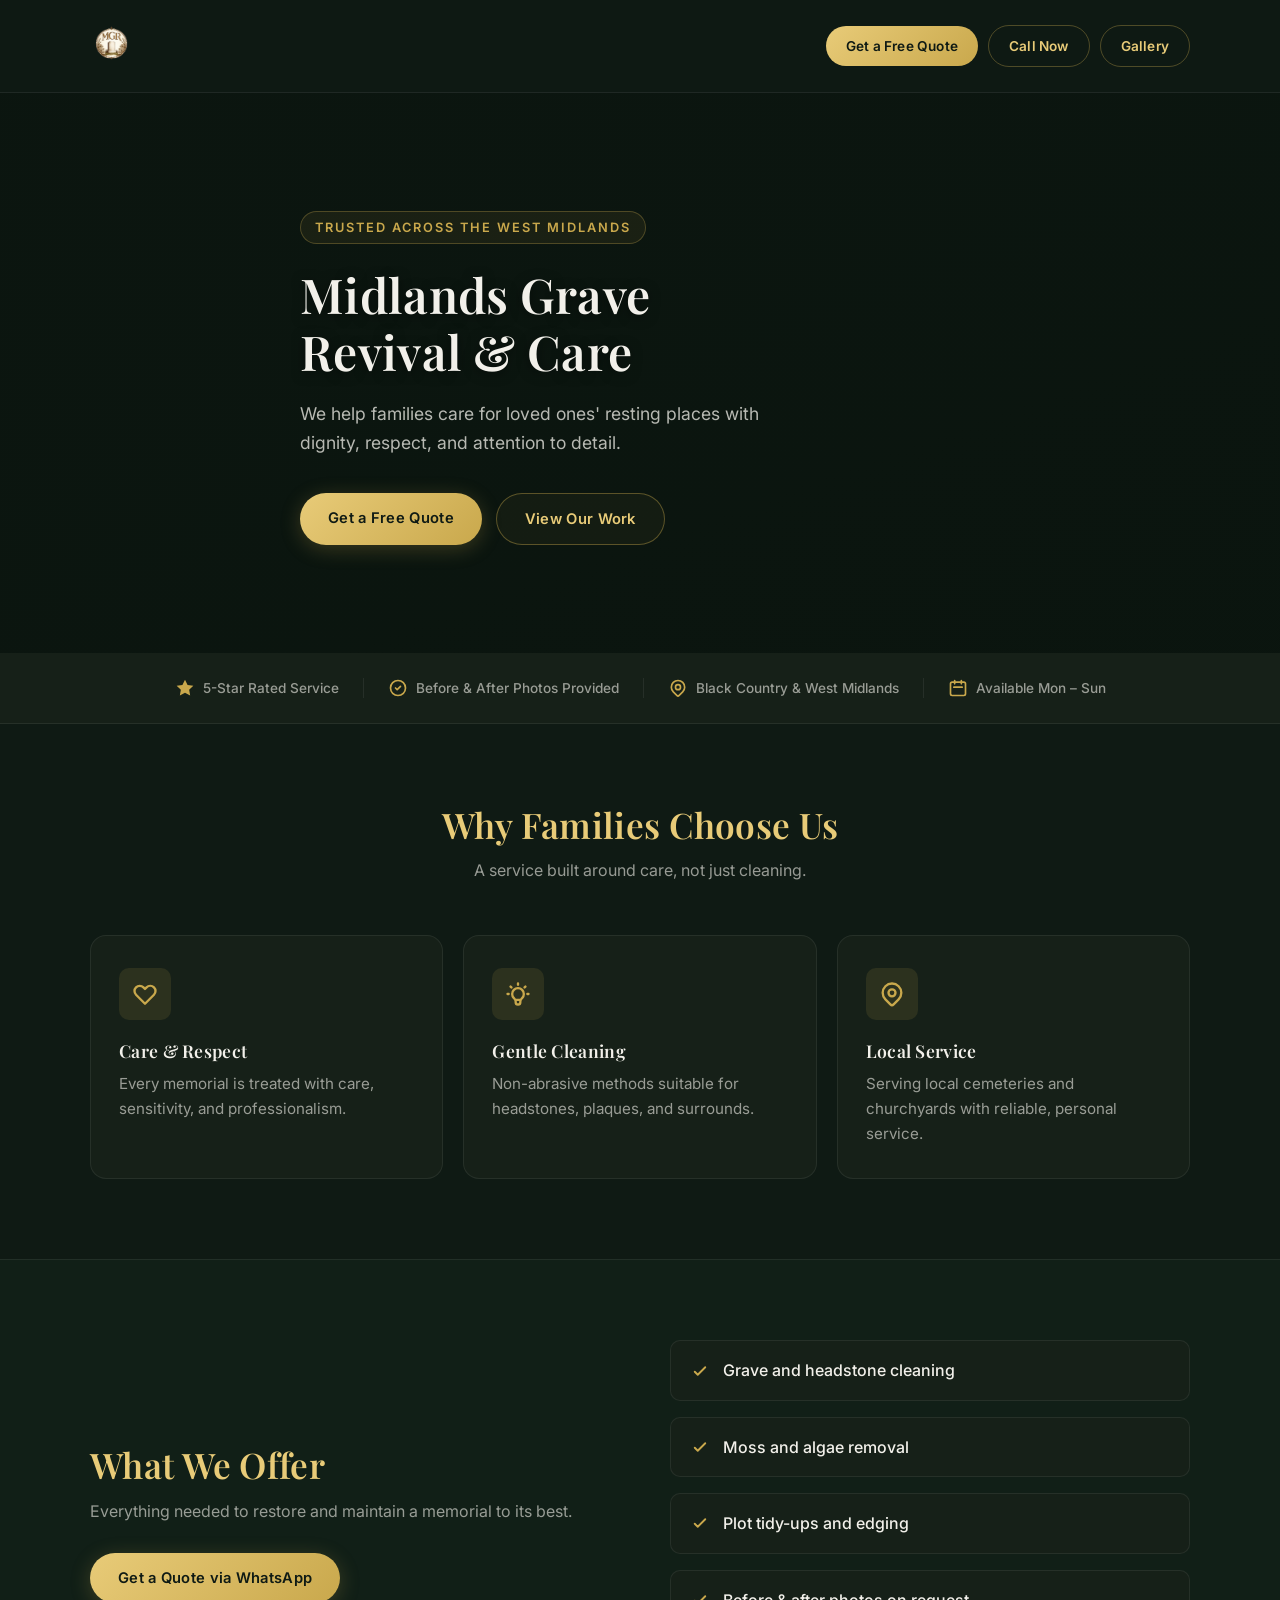
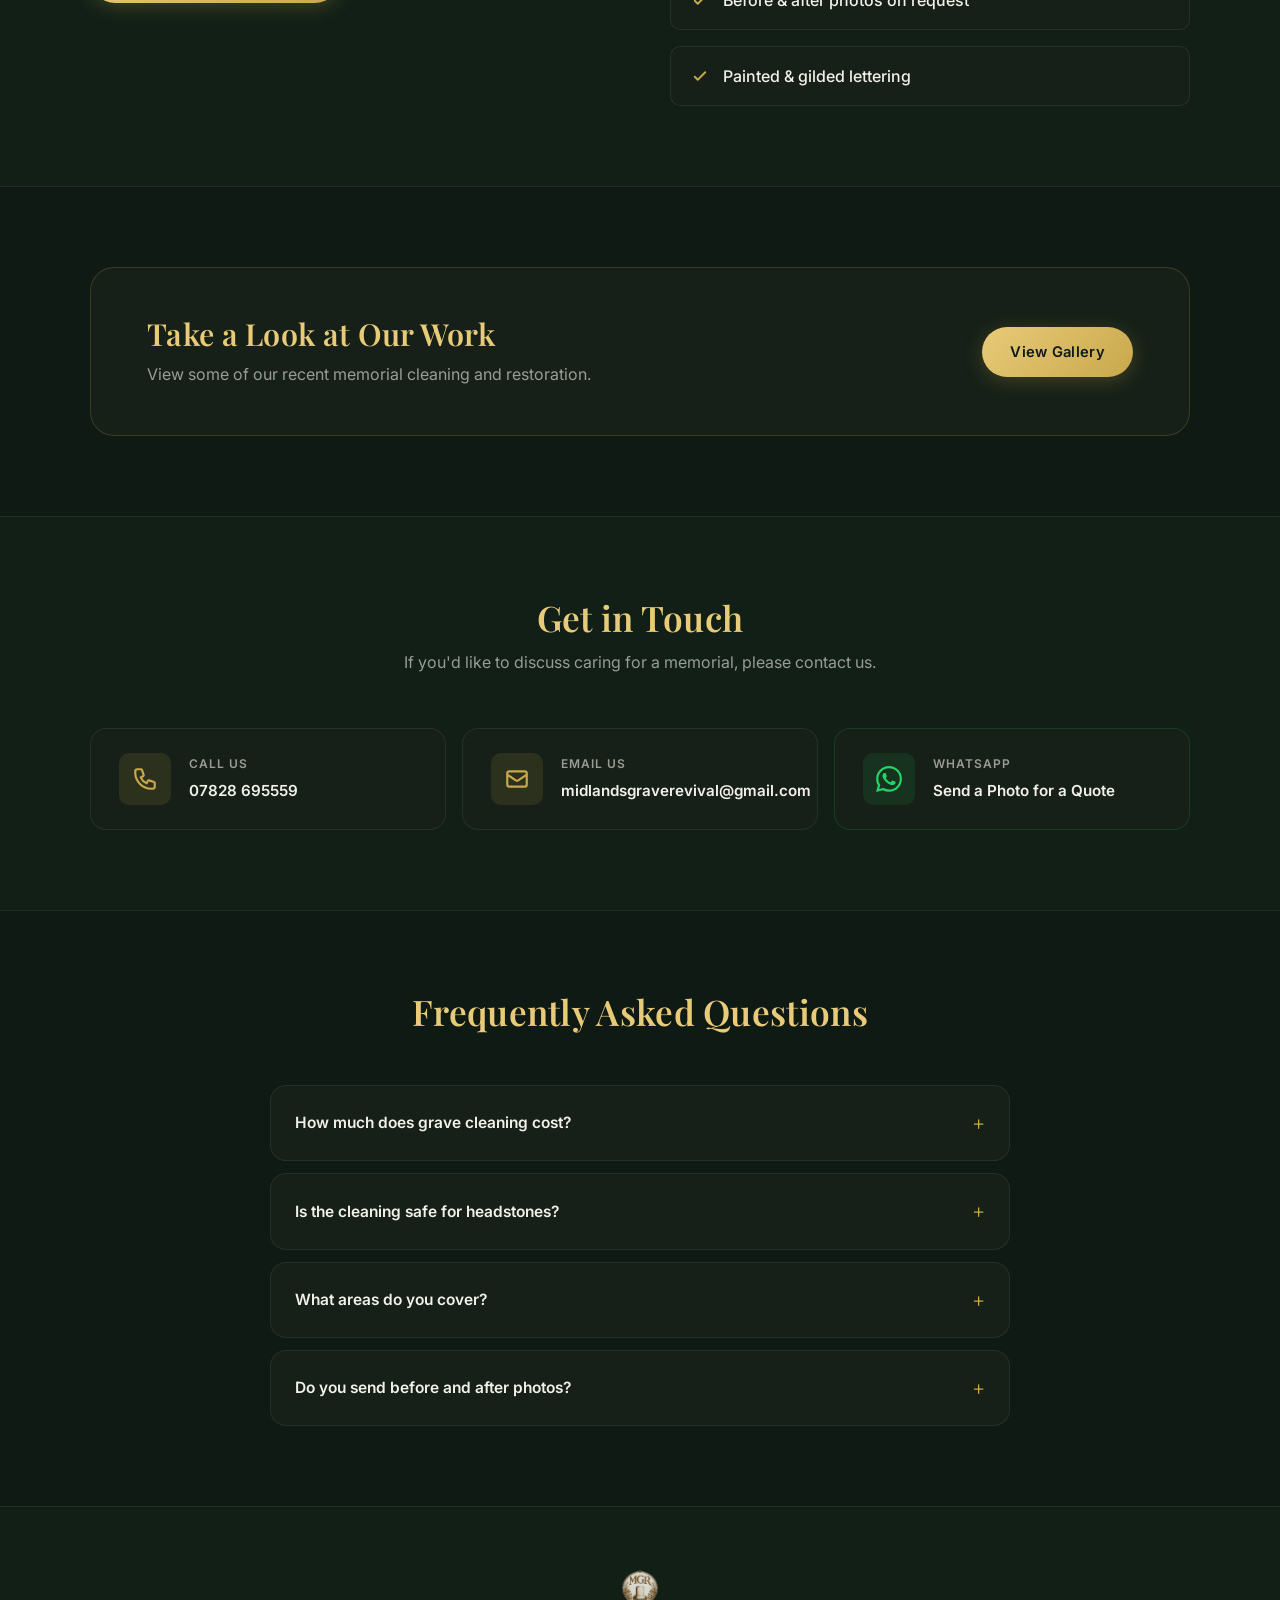
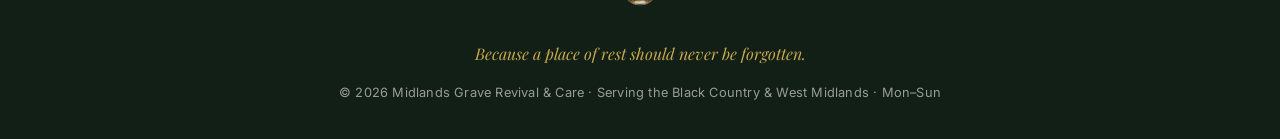
<file: index.html>
<!DOCTYPE html>
<html lang="en">
<head>
  <meta charset="utf-8" />
  <meta name="viewport" content="width=device-width, initial-scale=1" />
  <title>Midlands Grave Revival & Care | Headstone & Grave Cleaning</title>
  <meta name="description" content="Respectful grave and headstone cleaning. Caring for memorials with dignity and care across the Black Country & West Midlands." />
  <link rel="preconnect" href="https://fonts.googleapis.com">
  <link rel="preconnect" href="https://fonts.gstatic.com" crossorigin>
  <link href="https://fonts.googleapis.com/css2?family=Playfair+Display:wght@500;600;700&family=Inter:wght@400;500;600;700&display=swap" rel="stylesheet">
  <link rel="stylesheet" href="style.css" />
  <script async src="https://www.googletagmanager.com/gtag/js?id=AW-18109177491"></script>
  <script>
    window.dataLayer = window.dataLayer || [];
    function gtag(){dataLayer.push(arguments);}
    gtag('js', new Date());
    gtag('config', 'AW-18109177491');
  </script>
</head>
<body>

  <!-- ── HEADER ── -->
  <header class="site-header">
    <div class="container header-inner">
      <a href="index.html" class="brand-link">
        <img src="assets/mgr-logo.png.PNG" alt="Midlands Grave Revival logo" class="brand-logo">
      </a>
      <nav class="header-nav">
        <a href="https://wa.me/447828695559" class="nav-btn nav-btn--gold">Get a Free Quote</a>
        <a href="tel:07828695559" class="nav-btn nav-btn--outline">Call Now</a>
        <a href="gallery.html" class="nav-btn nav-btn--outline">Gallery</a>
      </nav>
    </div>
  </header>

  <!-- ── HERO ── -->
  <section class="hero">
    <div class="hero-overlay"></div>
    <div class="container hero-content">
      <span class="hero-eyebrow">Trusted Across the West Midlands</span>
      <h1 class="hero-title">Midlands Grave Revival&nbsp;&amp;&nbsp;Care</h1>
      <p class="hero-lead">We help families care for loved ones' resting places with dignity, respect, and attention to detail.</p>
      <div class="hero-actions">
        <a href="https://wa.me/447828695559" class="btn btn--gold">Get a Free Quote</a>
        <a href="gallery.html" class="btn btn--ghost">View Our Work</a>
      </div>
    </div>
  </section>

  <!-- ── TRUST BAR ── -->
  <div class="trust-bar">
    <div class="container trust-inner">
      <div class="trust-item">
        <svg width="20" height="20" fill="none" viewBox="0 0 24 24"><path d="M12 2l3.09 6.26L22 9.27l-5 4.87 1.18 6.88L12 17.77l-6.18 3.25L7 14.14 2 9.27l6.91-1.01L12 2z" fill="currentColor"/></svg>
        <span>5-Star Rated Service</span>
      </div>
      <div class="trust-divider"></div>
      <div class="trust-item">
        <svg width="20" height="20" fill="none" viewBox="0 0 24 24"><path d="M9 12l2 2 4-4M21 12a9 9 0 11-18 0 9 9 0 0118 0z" stroke="currentColor" stroke-width="2" stroke-linecap="round" stroke-linejoin="round"/></svg>
        <span>Before &amp; After Photos Provided</span>
      </div>
      <div class="trust-divider"></div>
      <div class="trust-item">
        <svg width="20" height="20" fill="none" viewBox="0 0 24 24"><path d="M17.657 16.657L13.414 20.9a2 2 0 01-2.827 0l-4.244-4.243a8 8 0 1111.314 0z" stroke="currentColor" stroke-width="2" stroke-linecap="round"/><path d="M15 11a3 3 0 11-6 0 3 3 0 016 0z" stroke="currentColor" stroke-width="2" stroke-linecap="round"/></svg>
        <span>Black Country &amp; West Midlands</span>
      </div>
      <div class="trust-divider"></div>
      <div class="trust-item">
        <svg width="20" height="20" fill="none" viewBox="0 0 24 24"><path d="M8 7V3m8 4V3m-9 8h10M5 21h14a2 2 0 002-2V7a2 2 0 00-2-2H5a2 2 0 00-2 2v12a2 2 0 002 2z" stroke="currentColor" stroke-width="2" stroke-linecap="round" stroke-linejoin="round"/></svg>
        <span>Available Mon – Sun</span>
      </div>
    </div>
  </div>

  <!-- ── WHY US ── -->
  <section class="section">
    <div class="container">
      <div class="section-header">
        <h2>Why Families Choose Us</h2>
        <p>A service built around care, not just cleaning.</p>
      </div>
      <div class="cards-grid">
        <div class="card">
          <div class="card-icon">
            <svg width="28" height="28" fill="none" viewBox="0 0 24 24"><path d="M4.318 6.318a4.5 4.5 0 016.364 0L12 7.636l1.318-1.318a4.5 4.5 0 016.364 6.364L12 20.364l-7.682-7.682a4.5 4.5 0 010-6.364z" stroke="currentColor" stroke-width="2" stroke-linecap="round" stroke-linejoin="round"/></svg>
          </div>
          <h3>Care &amp; Respect</h3>
          <p>Every memorial is treated with care, sensitivity, and professionalism.</p>
        </div>
        <div class="card">
          <div class="card-icon">
            <svg width="28" height="28" fill="none" viewBox="0 0 24 24"><path d="M9.663 17h4.673M12 3v1m6.364 1.636l-.707.707M21 12h-1M4 12H3m3.343-5.657l-.707-.707m2.828 9.9a5 5 0 117.072 0l-.548.547A3.374 3.374 0 0014 18.469V19a2 2 0 11-4 0v-.531c0-.895-.356-1.754-.988-2.386l-.548-.547z" stroke="currentColor" stroke-width="2" stroke-linecap="round" stroke-linejoin="round"/></svg>
          </div>
          <h3>Gentle Cleaning</h3>
          <p>Non-abrasive methods suitable for headstones, plaques, and surrounds.</p>
        </div>
        <div class="card">
          <div class="card-icon">
            <svg width="28" height="28" fill="none" viewBox="0 0 24 24"><path d="M17.657 16.657L13.414 20.9a2 2 0 01-2.827 0l-4.244-4.243a8 8 0 1111.314 0z" stroke="currentColor" stroke-width="2" stroke-linecap="round"/><path d="M15 11a3 3 0 11-6 0 3 3 0 016 0z" stroke="currentColor" stroke-width="2" stroke-linecap="round"/></svg>
          </div>
          <h3>Local Service</h3>
          <p>Serving local cemeteries and churchyards with reliable, personal service.</p>
        </div>
      </div>
    </div>
  </section>

  <!-- ── SERVICES ── -->
  <section class="section section--alt">
    <div class="container services-layout">
      <div class="services-text">
        <h2>What We Offer</h2>
        <p>Everything needed to restore and maintain a memorial to its best.</p>
        <a href="https://wa.me/447828695559" class="btn btn--gold" style="margin-top:28px">Get a Quote via WhatsApp</a>
      </div>
      <ul class="services-list">
        <li>
          <svg width="18" height="18" viewBox="0 0 24 24" fill="none"><path d="M5 13l4 4L19 7" stroke="currentColor" stroke-width="2.5" stroke-linecap="round" stroke-linejoin="round"/></svg>
          Grave and headstone cleaning
        </li>
        <li>
          <svg width="18" height="18" viewBox="0 0 24 24" fill="none"><path d="M5 13l4 4L19 7" stroke="currentColor" stroke-width="2.5" stroke-linecap="round" stroke-linejoin="round"/></svg>
          Moss and algae removal
        </li>
        <li>
          <svg width="18" height="18" viewBox="0 0 24 24" fill="none"><path d="M5 13l4 4L19 7" stroke="currentColor" stroke-width="2.5" stroke-linecap="round" stroke-linejoin="round"/></svg>
          Plot tidy-ups and edging
        </li>
        <li>
          <svg width="18" height="18" viewBox="0 0 24 24" fill="none"><path d="M5 13l4 4L19 7" stroke="currentColor" stroke-width="2.5" stroke-linecap="round" stroke-linejoin="round"/></svg>
          Before &amp; after photos on request
        </li>
        <li>
          <svg width="18" height="18" viewBox="0 0 24 24" fill="none"><path d="M5 13l4 4L19 7" stroke="currentColor" stroke-width="2.5" stroke-linecap="round" stroke-linejoin="round"/></svg>
          Painted &amp; gilded lettering
        </li>
      </ul>
    </div>
  </section>

  <!-- ── GALLERY CTA ── -->
  <section class="section gallery-cta">
    <div class="container gallery-cta-inner">
      <div>
        <h2>Take a Look at Our Work</h2>
        <p>View some of our recent memorial cleaning and restoration.</p>
      </div>
      <a href="gallery.html" class="btn btn--gold">View Gallery</a>
    </div>
  </section>

  <!-- ── CONTACT ── -->
  <section id="contact" class="section section--alt">
    <div class="container">
      <div class="section-header">
        <h2>Get in Touch</h2>
        <p>If you'd like to discuss caring for a memorial, please contact us.</p>
      </div>
      <div class="contact-grid">
        <a href="tel:07828695559" class="contact-card">
          <div class="contact-card-icon">
            <svg width="26" height="26" fill="none" viewBox="0 0 24 24"><path d="M3 5a2 2 0 012-2h3.28a1 1 0 01.948.684l1.498 4.493a1 1 0 01-.502 1.21l-2.257 1.13a11.042 11.042 0 005.516 5.516l1.13-2.257a1 1 0 011.21-.502l4.493 1.498a1 1 0 01.684.949V19a2 2 0 01-2 2h-1C9.716 21 3 14.284 3 6V5z" stroke="currentColor" stroke-width="2" stroke-linecap="round" stroke-linejoin="round"/></svg>
          </div>
          <div>
            <div class="contact-card-label">Call Us</div>
            <div class="contact-card-value">07828 695559</div>
          </div>
        </a>
        <a href="mailto:midlandsgraverevival@gmail.com" class="contact-card">
          <div class="contact-card-icon">
            <svg width="26" height="26" fill="none" viewBox="0 0 24 24"><path d="M3 8l7.89 5.26a2 2 0 002.22 0L21 8M5 19h14a2 2 0 002-2V7a2 2 0 00-2-2H5a2 2 0 00-2 2v10a2 2 0 002 2z" stroke="currentColor" stroke-width="2" stroke-linecap="round" stroke-linejoin="round"/></svg>
          </div>
          <div>
            <div class="contact-card-label">Email Us</div>
            <div class="contact-card-value">midlandsgraverevival@gmail.com</div>
          </div>
        </a>
        <a href="https://wa.me/447828695559" class="contact-card contact-card--whatsapp">
          <div class="contact-card-icon">
            <svg width="26" height="26" viewBox="0 0 24 24" fill="currentColor"><path d="M17.472 14.382c-.297-.149-1.758-.867-2.03-.967-.273-.099-.471-.148-.67.15-.197.297-.767.966-.94 1.164-.173.199-.347.223-.644.075-.297-.15-1.255-.463-2.39-1.475-.883-.788-1.48-1.761-1.653-2.059-.173-.297-.018-.458.13-.606.134-.133.298-.347.446-.52.149-.174.198-.298.298-.497.099-.198.05-.371-.025-.52-.075-.149-.669-1.612-.916-2.207-.242-.579-.487-.5-.669-.51-.173-.008-.371-.01-.57-.01-.198 0-.52.074-.792.372-.272.297-1.04 1.016-1.04 2.479 0 1.462 1.065 2.875 1.213 3.074.149.198 2.096 3.2 5.077 4.487.709.306 1.262.489 1.694.625.712.227 1.36.195 1.871.118.571-.085 1.758-.719 2.006-1.413.248-.694.248-1.289.173-1.413-.074-.124-.272-.198-.57-.347m-5.421 7.403h-.004a9.87 9.87 0 01-5.031-1.378l-.361-.214-3.741.982.998-3.648-.235-.374a9.86 9.86 0 01-1.51-5.26c.001-5.45 4.436-9.884 9.888-9.884 2.64 0 5.122 1.03 6.988 2.898a9.825 9.825 0 012.893 6.994c-.003 5.45-4.437 9.884-9.885 9.884m8.413-18.297A11.815 11.815 0 0012.05 0C5.495 0 .16 5.335.157 11.892c0 2.096.547 4.142 1.588 5.945L.057 24l6.305-1.654a11.882 11.882 0 005.683 1.448h.005c6.554 0 11.89-5.335 11.893-11.893a11.821 11.821 0 00-3.48-8.413z"/></svg>
          </div>
          <div>
            <div class="contact-card-label">WhatsApp</div>
            <div class="contact-card-value">Send a Photo for a Quote</div>
          </div>
        </a>
      </div>
    </div>
  </section>

  <!-- ── FAQ ── -->
  <section class="section faq-section">
    <div class="container">
      <div class="section-header">
        <h2>Frequently Asked Questions</h2>
      </div>
      <div class="faq-list">
        <details class="faq-item">
          <summary>How much does grave cleaning cost?</summary>
          <p>Prices depend on size, condition, and location. Send a photo by WhatsApp or email for a quick, no-obligation quote.</p>
        </details>
        <details class="faq-item">
          <summary>Is the cleaning safe for headstones?</summary>
          <p>Yes. We use gentle, non-abrasive methods suitable for most stone types, and we always assess condition before starting.</p>
        </details>
        <details class="faq-item">
          <summary>What areas do you cover?</summary>
          <p>We cover the whole of the West Midlands.</p>
        </details>
        <details class="faq-item">
          <summary>Do you send before and after photos?</summary>
          <p>Yes. We always provide before and after photos so you can see the results clearly.</p>
        </details>
      </div>
    </div>
  </section>

  <!-- ── FOOTER ── -->
  <footer class="site-footer">
    <div class="container footer-inner">
      <img src="assets/mgr-logo.png.PNG" alt="Midlands Grave Revival logo" class="footer-logo">
      <p class="footer-tagline">Because a place of rest should never be forgotten.</p>
      <p class="footer-small">&copy; 2026 Midlands Grave Revival &amp; Care · Serving the Black Country &amp; West Midlands · Mon–Sun</p>
    </div>
  </footer>

</body>
</html>
</file>
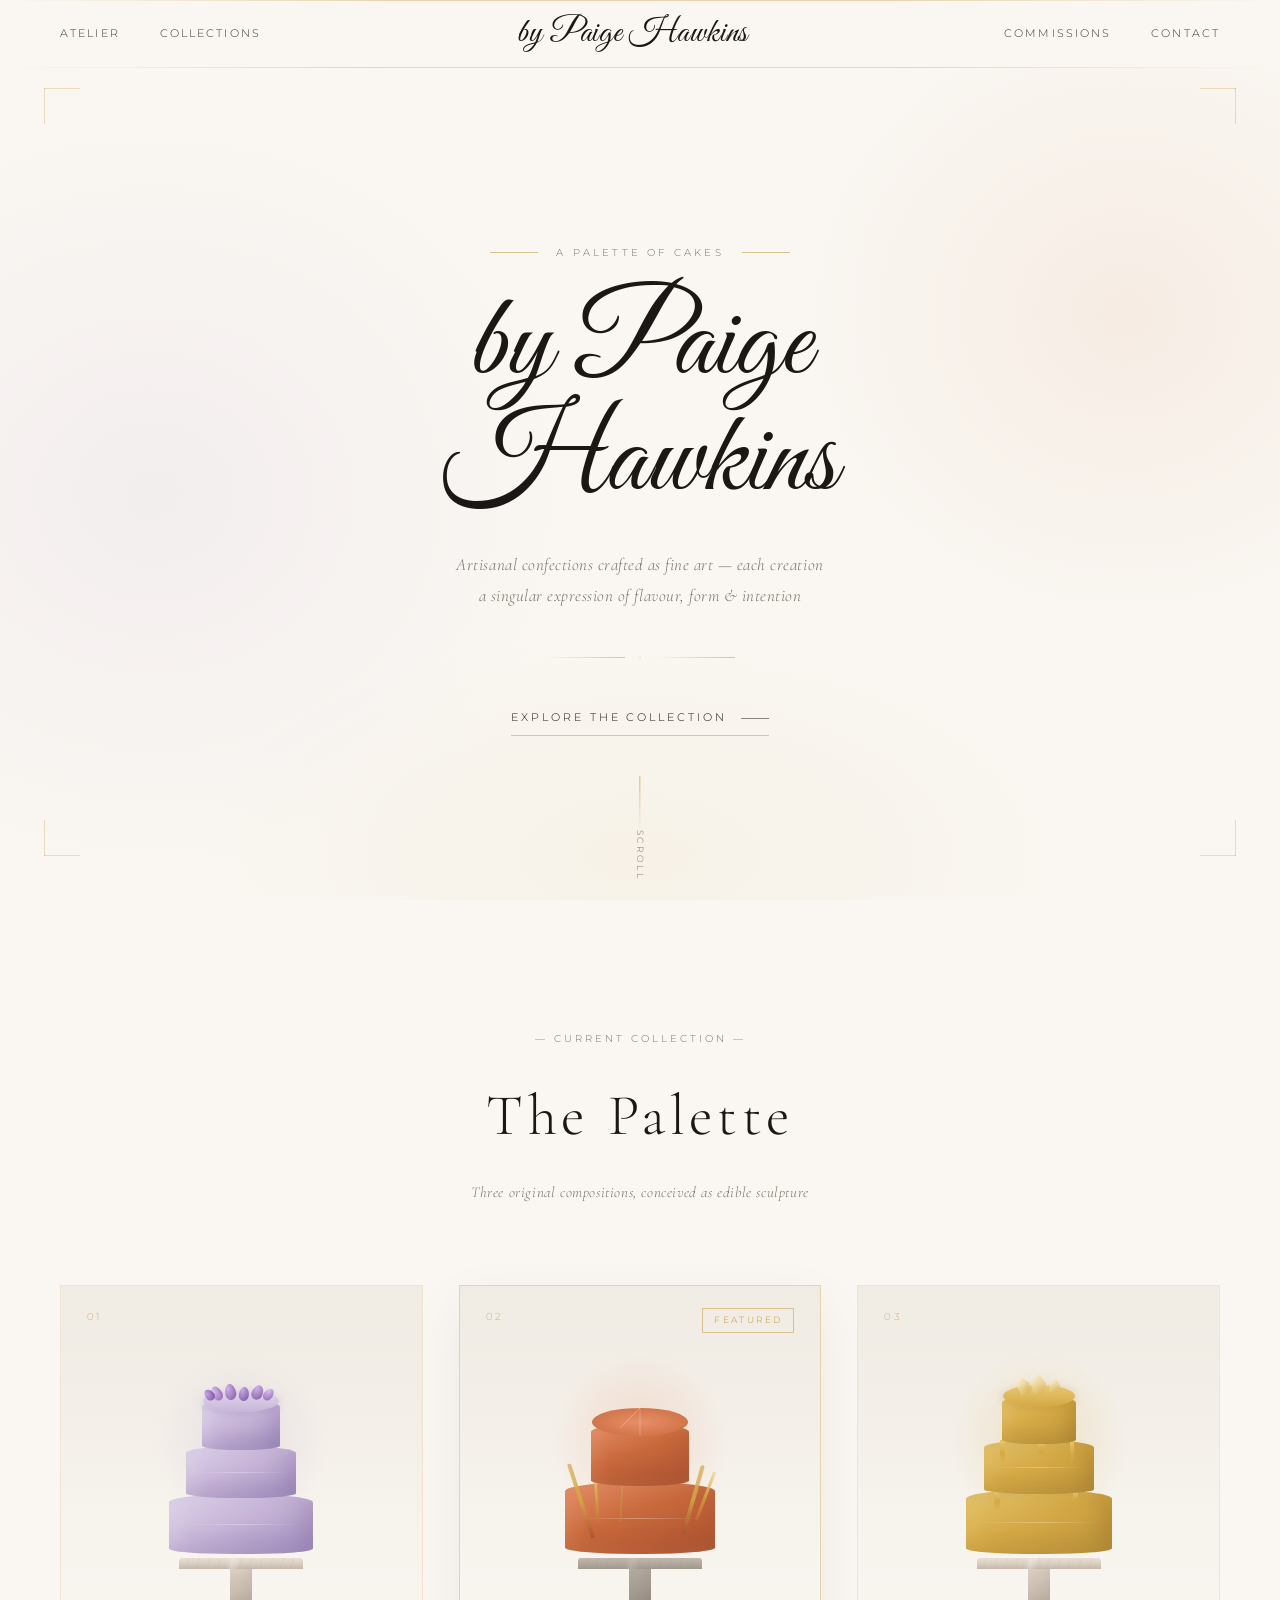
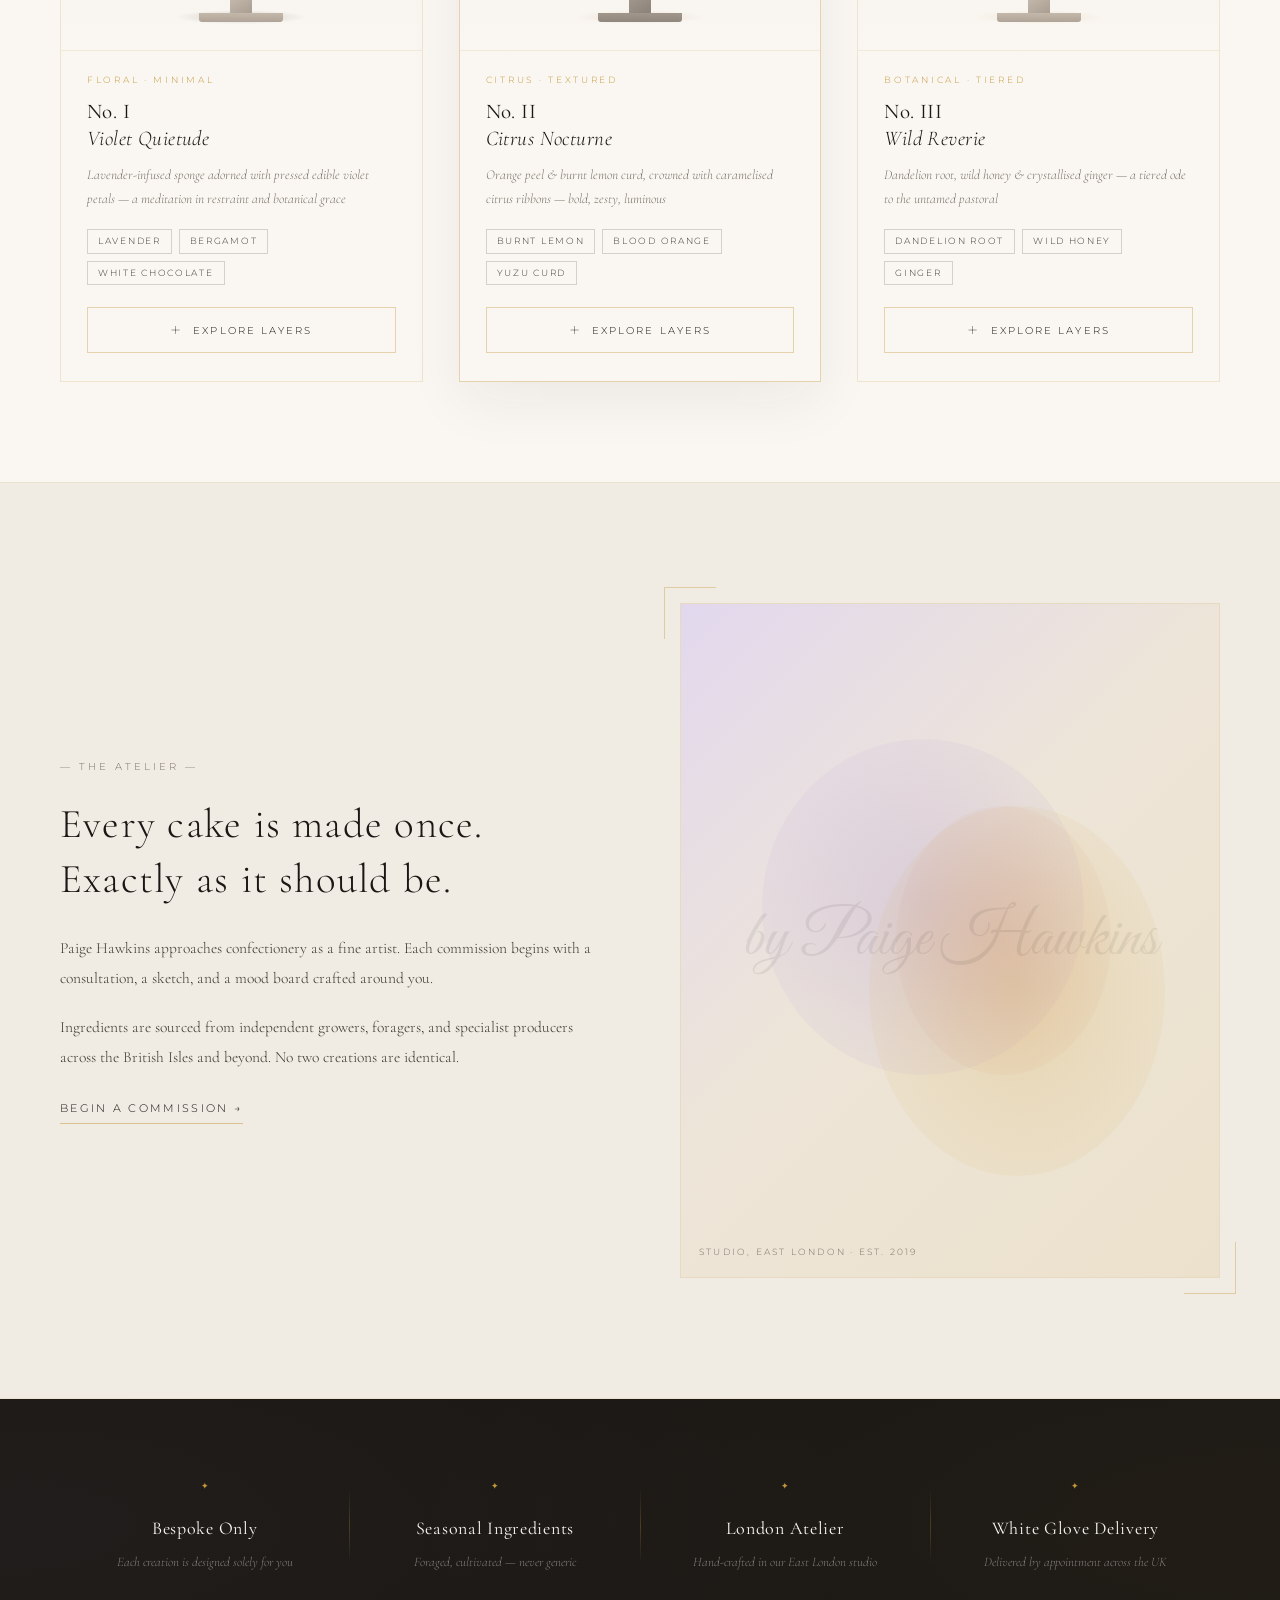
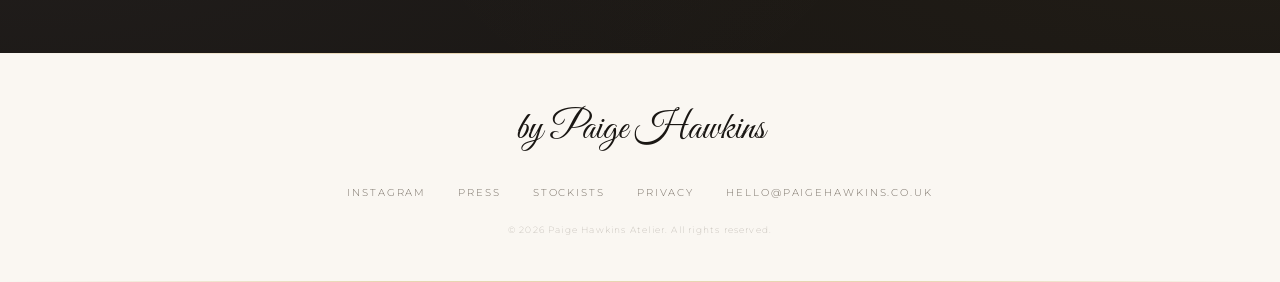
<file: cake-boutique.html>
<!DOCTYPE html>
<html lang="en">
<head>
    <meta charset="UTF-8">
    <meta name="viewport" content="width=device-width, initial-scale=1.0">
    <title>by Paige Hawkins — Luxury Cake Atelier</title>
    <link rel="preconnect" href="https://fonts.googleapis.com">
    <link rel="preconnect" href="https://fonts.gstatic.com" crossorigin>
    <link href="https://fonts.googleapis.com/css2?family=Great+Vibes&family=Cormorant+Garamond:ital,wght@0,300;0,400;0,500;0,600;1,300;1,400;1,500&family=Montserrat:wght@200;300;400&display=swap" rel="stylesheet">
    <link rel="stylesheet" href="cake-boutique.css">
</head>
<body>

<!-- NAV -->
<nav class="nav" id="nav">
    <div class="gold-line"></div>
    <div class="nav-inner">
        <div class="nav-links">
            <a href="#" class="nav-link">Atelier</a>
            <a href="#collection" class="nav-link">Collections</a>
        </div>
        <a href="#" class="nav-logo">by Paige Hawkins</a>
        <div class="nav-links">
            <a href="#" class="nav-link">Commissions</a>
            <a href="#" class="nav-link">Contact</a>
        </div>
    </div>
    <div class="gold-line"></div>
</nav>

<!-- HERO -->
<section class="hero">
    <div class="hero-glow"></div>
    <div class="hero-content">
        <div class="eyebrow">
            <span class="eyebrow-rule"></span>
            <span class="eyebrow-label">A Palette of Cakes</span>
            <span class="eyebrow-rule"></span>
        </div>
        <h1 class="hero-sig">by Paige Hawkins</h1>
        <p class="hero-sub">Artisanal confections crafted as fine art &mdash; each creation<br>a singular expression of flavour, form &amp; intention</p>
        <div class="ornament-rule">
            <span class="rule-bar"></span>
            <span class="rule-gem">&loz;</span>
            <span class="rule-bar"></span>
        </div>
        <a href="#collection" class="hero-btn">
            <span>Explore the Collection</span>
            <span class="btn-dash"></span>
        </a>
    </div>
    <div class="scroll-hint">
        <div class="scroll-beam"></div>
        <span class="scroll-word">Scroll</span>
    </div>
    <div class="corner-mark top-left"></div>
    <div class="corner-mark top-right"></div>
    <div class="corner-mark bot-left"></div>
    <div class="corner-mark bot-right"></div>
</section>

<!-- COLLECTION -->
<section class="collection" id="collection">
    <div class="section-head">
        <span class="section-overline">&mdash; Current Collection &mdash;</span>
        <h2 class="section-h2">The Palette</h2>
        <p class="section-kicker">Three original compositions, conceived as edible sculpture</p>
    </div>

    <div class="cake-grid">

        <!-- CAKE 01 — LAVENDER -->
        <article class="cake-card reveal" data-cake="lavender">
            <div class="card-num">01</div>
            <div class="card-stage-wrap">
                <div class="stage">
                    <div class="stage-glow lav-glow"></div>
                    <div class="sculpture">
                        <div class="lav-cake">
                            <div class="lav-t lav-t3">
                                <div class="lav-surface"></div>
                                <div class="petal pt1"></div>
                                <div class="petal pt2"></div>
                                <div class="petal pt3"></div>
                                <div class="petal pt4"></div>
                                <div class="petal pt5"></div>
                                <div class="petal pt6"></div>
                            </div>
                            <div class="lav-t lav-t2"><div class="tier-shine"></div></div>
                            <div class="lav-t lav-t1"><div class="tier-shine"></div></div>
                        </div>
                    </div>
                    <div class="pedestal">
                        <div class="ped-top"></div>
                        <div class="ped-stem"></div>
                        <div class="ped-base"></div>
                    </div>
                    <div class="stage-shadow"></div>
                </div>
            </div>
            <div class="card-body">
                <span class="card-cat">Floral &middot; Minimal</span>
                <h3 class="card-h3">No. I<br><em>Violet Quietude</em></h3>
                <p class="card-p">Lavender-infused sponge adorned with pressed edible violet petals &mdash; a meditation in restraint and botanical grace</p>
                <div class="card-notes">
                    <span>Lavender</span>
                    <span>Bergamot</span>
                    <span>White Chocolate</span>
                </div>
                <button class="explore-btn" data-cake="lavender">
                    <span class="explore-plus">+</span>
                    <span>Explore Layers</span>
                </button>
            </div>
        </article>

        <!-- CAKE 02 — ORANGE (Featured) -->
        <article class="cake-card cake-featured reveal" data-cake="orange">
            <div class="card-num">02</div>
            <div class="featured-tag">Featured</div>
            <div class="card-stage-wrap">
                <div class="stage">
                    <div class="stage-glow orn-glow"></div>
                    <div class="sculpture">
                        <div class="orn-cake">
                            <div class="orn-t orn-t2">
                                <div class="citrus-face">
                                    <div class="seg s1"></div>
                                    <div class="seg s2"></div>
                                    <div class="seg s3"></div>
                                    <div class="seg s4"></div>
                                </div>
                            </div>
                            <div class="orn-t orn-t1">
                                <div class="tier-shine"></div>
                                <div class="ribbons">
                                    <div class="rb rb1"></div>
                                    <div class="rb rb2"></div>
                                    <div class="rb rb3"></div>
                                    <div class="rb rb4"></div>
                                    <div class="rb rb5"></div>
                                </div>
                            </div>
                        </div>
                    </div>
                    <div class="pedestal pedestal-dark">
                        <div class="ped-top"></div>
                        <div class="ped-stem"></div>
                        <div class="ped-base"></div>
                    </div>
                    <div class="stage-shadow orn-shadow"></div>
                </div>
            </div>
            <div class="card-body">
                <span class="card-cat">Citrus &middot; Textured</span>
                <h3 class="card-h3">No. II<br><em>Citrus Nocturne</em></h3>
                <p class="card-p">Orange peel &amp; burnt lemon curd, crowned with caramelised citrus ribbons &mdash; bold, zesty, luminous</p>
                <div class="card-notes">
                    <span>Burnt Lemon</span>
                    <span>Blood Orange</span>
                    <span>Yuzu Curd</span>
                </div>
                <button class="explore-btn" data-cake="orange">
                    <span class="explore-plus">+</span>
                    <span>Explore Layers</span>
                </button>
            </div>
        </article>

        <!-- CAKE 03 — DANDELION -->
        <article class="cake-card reveal" data-cake="dandelion">
            <div class="card-num">03</div>
            <div class="card-stage-wrap">
                <div class="stage">
                    <div class="stage-glow dn-glow"></div>
                    <div class="sculpture">
                        <div class="dn-cake">
                            <div class="dn-t dn-t3">
                                <div class="dn-surface"></div>
                                <div class="crystals">
                                    <div class="crys c1"></div>
                                    <div class="crys c2"></div>
                                    <div class="crys c3"></div>
                                </div>
                            </div>
                            <div class="dn-t dn-t2">
                                <div class="tier-shine"></div>
                                <div class="drips">
                                    <div class="drip d1"></div>
                                    <div class="drip d2"></div>
                                    <div class="drip d3"></div>
                                </div>
                            </div>
                            <div class="dn-t dn-t1">
                                <div class="tier-shine"></div>
                                <div class="drips">
                                    <div class="drip d4"></div>
                                    <div class="drip d5"></div>
                                </div>
                            </div>
                        </div>
                    </div>
                    <div class="pedestal">
                        <div class="ped-top"></div>
                        <div class="ped-stem"></div>
                        <div class="ped-base"></div>
                    </div>
                    <div class="stage-shadow dn-shadow"></div>
                </div>
            </div>
            <div class="card-body">
                <span class="card-cat">Botanical &middot; Tiered</span>
                <h3 class="card-h3">No. III<br><em>Wild Reverie</em></h3>
                <p class="card-p">Dandelion root, wild honey &amp; crystallised ginger &mdash; a tiered ode to the untamed pastoral</p>
                <div class="card-notes">
                    <span>Dandelion Root</span>
                    <span>Wild Honey</span>
                    <span>Ginger</span>
                </div>
                <button class="explore-btn" data-cake="dandelion">
                    <span class="explore-plus">+</span>
                    <span>Explore Layers</span>
                </button>
            </div>
        </article>

    </div>
</section>

<!-- LAYER MAP MODAL -->
<div class="modal-overlay" id="layerModal" aria-hidden="true" role="dialog" aria-modal="true">
    <div class="modal-box" id="modalBox">
        <button class="modal-close" id="modalClose" aria-label="Close layer map">&times;</button>
        <div class="modal-top-label">Interactive Layer Map</div>
        <div class="modal-body">
            <div class="diagram-col">
                <p class="diagram-label">Cross-Section View</p>
                <div class="exploded" id="exploded"></div>
            </div>
            <div class="details-col">
                <p class="detail-num" id="detailNum">No. I</p>
                <h2 class="detail-title" id="detailTitle">Violet Quietude</h2>
                <p class="detail-tag" id="detailTag">A meditation on floral restraint</p>
                <div class="detail-rule"></div>
                <div class="detail-layers" id="detailLayers"></div>
                <div class="detail-foot">
                    <span class="detail-price" id="detailPrice">From &pound;485</span>
                    <button class="commission-btn">Commission This Cake</button>
                </div>
            </div>
        </div>
    </div>
</div>

<!-- ATELIER -->
<section class="atelier">
    <div class="atelier-inner">
        <div class="atelier-copy reveal">
            <span class="section-overline">&mdash; The Atelier &mdash;</span>
            <h2>Every cake is made once.<br>Exactly as it should be.</h2>
            <p>Paige Hawkins approaches confectionery as a fine artist. Each commission begins with a consultation, a sketch, and a mood board crafted around you.</p>
            <p>Ingredients are sourced from independent growers, foragers, and specialist producers across the British Isles and beyond. No two creations are identical.</p>
            <a href="#" class="inline-link">Begin a commission &rarr;</a>
        </div>
        <div class="atelier-vis reveal">
            <div class="atelier-frame">
                <div class="frame-art">
                    <div class="art-glow-1"></div>
                    <div class="art-glow-2"></div>
                    <div class="art-glow-3"></div>
                    <span class="art-watermark">by Paige Hawkins</span>
                </div>
                <span class="frame-caption">Studio, East London &middot; Est. 2019</span>
            </div>
            <div class="frame-accent-tl"></div>
            <div class="frame-accent-br"></div>
        </div>
    </div>
</section>

<!-- PHILOSOPHY -->
<section class="philosophy">
    <div class="philosophy-inner">
        <div class="phil reveal">
            <span class="phil-gem">&#10022;</span>
            <h4>Bespoke Only</h4>
            <p>Each creation is designed solely for you</p>
        </div>
        <div class="phil-sep"></div>
        <div class="phil reveal">
            <span class="phil-gem">&#10022;</span>
            <h4>Seasonal Ingredients</h4>
            <p>Foraged, cultivated &mdash; never generic</p>
        </div>
        <div class="phil-sep"></div>
        <div class="phil reveal">
            <span class="phil-gem">&#10022;</span>
            <h4>London Atelier</h4>
            <p>Hand-crafted in our East London studio</p>
        </div>
        <div class="phil-sep"></div>
        <div class="phil reveal">
            <span class="phil-gem">&#10022;</span>
            <h4>White Glove Delivery</h4>
            <p>Delivered by appointment across the UK</p>
        </div>
    </div>
</section>

<!-- FOOTER -->
<footer class="site-footer">
    <div class="gold-line"></div>
    <div class="footer-inner">
        <div class="footer-logo">by Paige Hawkins</div>
        <nav class="footer-nav" aria-label="Footer navigation">
            <a href="#">Instagram</a>
            <a href="#">Press</a>
            <a href="#">Stockists</a>
            <a href="#">Privacy</a>
            <a href="#">hello@paigehawkins.co.uk</a>
        </nav>
        <p class="footer-copy">&copy; 2026 Paige Hawkins Atelier. All rights reserved.</p>
    </div>
    <div class="gold-line"></div>
</footer>

<script src="cake-boutique.js"></script>
</body>
</html>
</file>
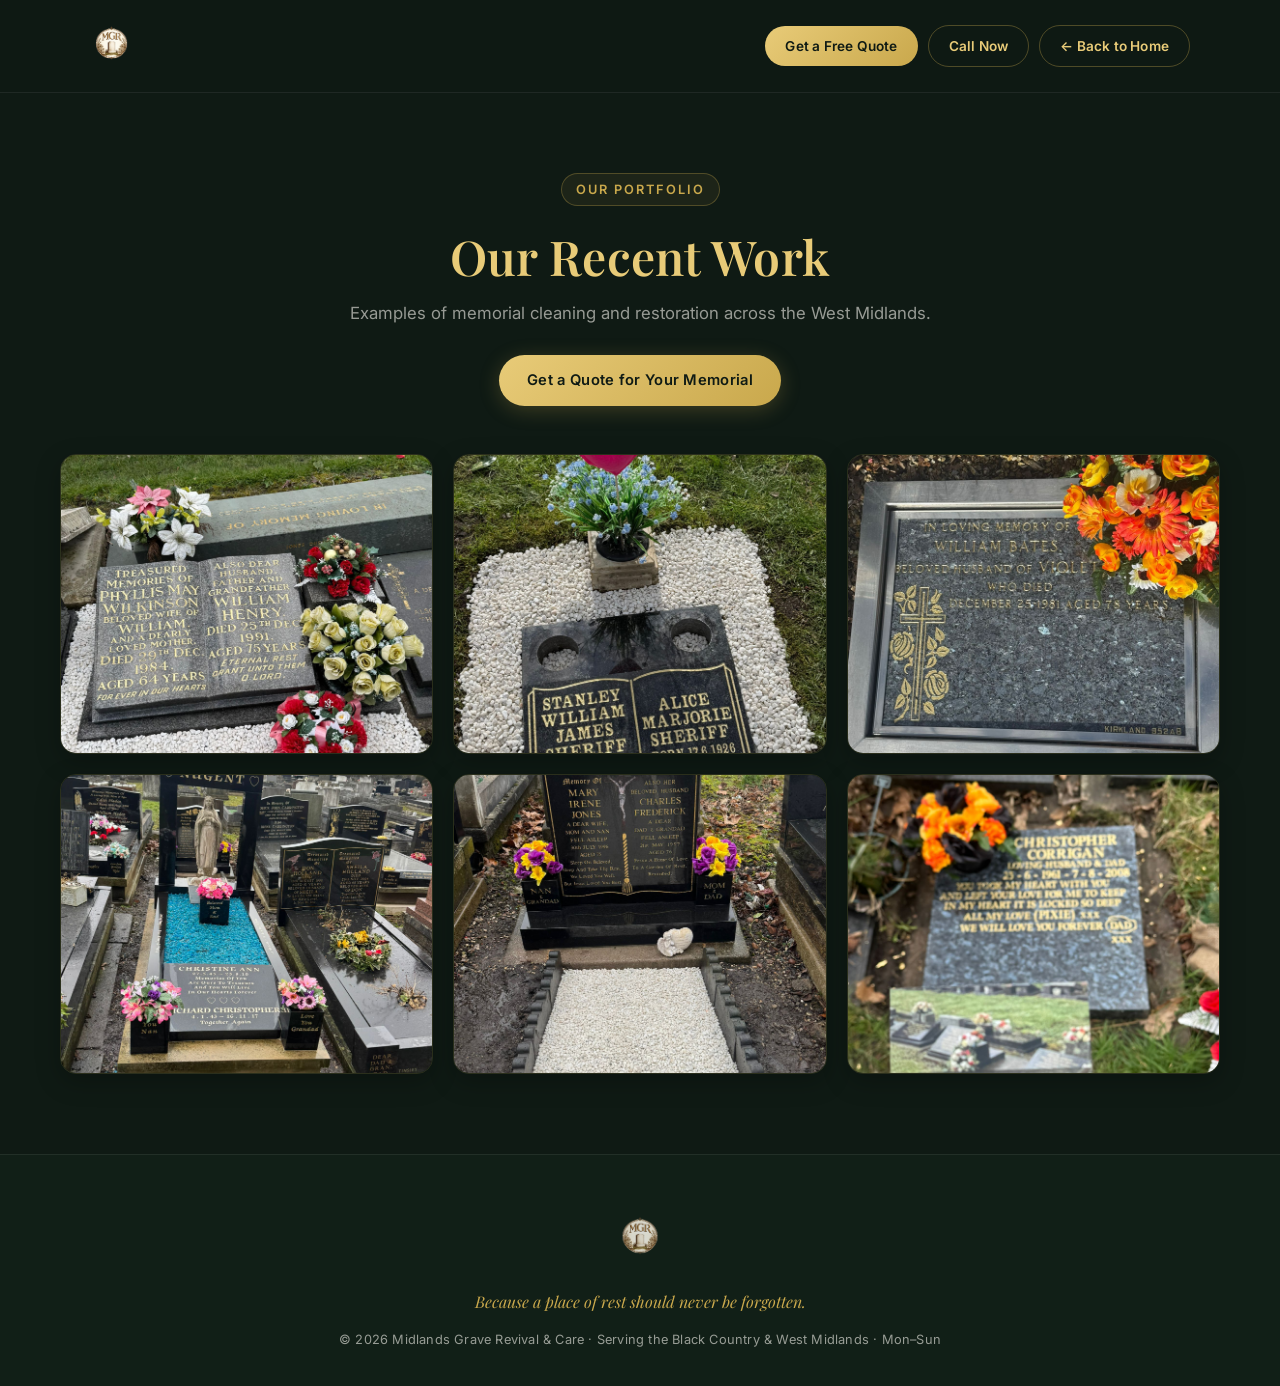
<file: gallery.html>
<!DOCTYPE html>
<html lang="en">
<head>
  <meta charset="UTF-8">
  <meta name="viewport" content="width=device-width, initial-scale=1.0">
  <title>Gallery | Midlands Grave Revival & Care</title>
  <meta name="description" content="View our recent grave and headstone cleaning work across the Black Country & West Midlands.">
  <link rel="preconnect" href="https://fonts.googleapis.com">
  <link rel="preconnect" href="https://fonts.gstatic.com" crossorigin>
  <link href="https://fonts.googleapis.com/css2?family=Playfair+Display:wght@500;600;700&family=Inter:wght@400;500;600;700&display=swap" rel="stylesheet">
  <link rel="stylesheet" href="style.css">
</head>
<body>

  <header class="site-header">
    <div class="container header-inner">
      <a href="index.html" class="brand-link">
        <img src="assets/mgr-logo.png.PNG" alt="Midlands Grave Revival logo" class="brand-logo">
      </a>
      <nav class="header-nav">
        <a href="https://wa.me/447828695559" class="nav-btn nav-btn--gold">Get a Free Quote</a>
        <a href="tel:07828695559" class="nav-btn nav-btn--outline">Call Now</a>
        <a href="index.html" class="nav-btn nav-btn--outline">← Back to Home</a>
      </nav>
    </div>
  </header>

  <section class="gallery-header-section">
    <div class="container">
      <span class="hero-eyebrow">Our Portfolio</span>
      <h1>Our Recent Work</h1>
      <p>Examples of memorial cleaning and restoration across the West Midlands.</p>
      <a href="https://wa.me/447828695559" class="btn btn--gold">Get a Quote for Your Memorial</a>
    </div>
  </section>

  <section class="gallery-grid">
    <img src="assets/after2.jpeg" alt="Grave cleaning result">
    <img src="assets/after3.jpeg" alt="Grave cleaning result">
    <img src="assets/after4.jpeg" alt="Grave cleaning result">
    <img src="assets/after5.jpeg" alt="Grave cleaning result">
    <img src="assets/after6.jpeg" alt="Grave cleaning result">
    <img src="assets/after7.jpeg" alt="Grave cleaning result">
  </section>

  <footer class="site-footer">
    <div class="container footer-inner">
      <img src="assets/mgr-logo.png.PNG" alt="Midlands Grave Revival logo" class="footer-logo">
      <p class="footer-tagline">Because a place of rest should never be forgotten.</p>
      <p class="footer-small">&copy; 2026 Midlands Grave Revival &amp; Care · Serving the Black Country &amp; West Midlands · Mon–Sun</p>
    </div>
  </footer>

</body>
</html>
</file>
<file: style.css>
/* ── TOKENS ── */
:root {
  --bg:           #0f1a14;
  --bg-alt:       #111f17;
  --panel:        #162018;
  --border:       rgba(255,255,255,.07);
  --gold:         #c9a84c;
  --gold-light:   #e8cb78;
  --gold-soft:    rgba(201,168,76,.12);
  --text:         #f2f0ea;
  --muted:        rgba(242,240,234,.6);
  --radius-sm:    10px;
  --radius-md:    16px;
  --radius-lg:    24px;
}

/* ── RESET ── */
*, *::before, *::after { box-sizing: border-box; margin: 0; padding: 0; }
html { scroll-behavior: smooth; }

body {
  font-family: 'Inter', -apple-system, BlinkMacSystemFont, 'Segoe UI', sans-serif;
  background: var(--bg);
  color: var(--text);
  line-height: 1.65;
  -webkit-font-smoothing: antialiased;
  text-rendering: optimizeLegibility;
}

h1, h2, h3 {
  font-family: 'Playfair Display', serif;
  font-weight: 600;
  line-height: 1.2;
  letter-spacing: .3px;
  color: var(--gold-light);
}

p { color: var(--muted); }

a { text-decoration: none; }

.container {
  width: min(1100px, calc(100% - 40px));
  margin: 0 auto;
}

/* ── BUTTONS ── */
.btn {
  display: inline-block;
  padding: 13px 28px;
  border-radius: 999px;
  font-family: 'Inter', sans-serif;
  font-size: .92rem;
  font-weight: 600;
  letter-spacing: .3px;
  transition: transform .2s ease, box-shadow .2s ease, filter .2s ease;
  cursor: pointer;
  white-space: nowrap;
}

.btn--gold {
  background: linear-gradient(135deg, var(--gold-light), var(--gold));
  color: #0f1a14;
  box-shadow: 0 4px 20px rgba(201,168,76,.25);
}
.btn--gold:hover {
  transform: translateY(-2px);
  box-shadow: 0 8px 28px rgba(201,168,76,.35);
  filter: brightness(1.06);
}

.btn--ghost {
  color: var(--gold-light);
  border: 1.5px solid rgba(201,168,76,.4);
  background: rgba(201,168,76,.05);
}
.btn--ghost:hover {
  background: rgba(201,168,76,.1);
  transform: translateY(-2px);
}

/* ── HEADER ── */
.site-header {
  position: sticky;
  top: 0;
  z-index: 100;
  background: rgba(15,26,20,.92);
  backdrop-filter: blur(16px);
  -webkit-backdrop-filter: blur(16px);
  border-bottom: 1px solid var(--border);
}

.header-inner {
  display: flex;
  align-items: center;
  justify-content: space-between;
  padding: 14px 0;
  gap: 16px;
}

.brand-link { display: flex; align-items: center; }

.brand-logo {
  height: 64px;
  width: auto;
  object-fit: contain;
}

.header-nav {
  display: flex;
  align-items: center;
  gap: 10px;
  flex-wrap: wrap;
}

.nav-btn {
  display: inline-block;
  padding: 9px 20px;
  border-radius: 999px;
  font-size: .85rem;
  font-weight: 600;
  letter-spacing: .2px;
  transition: all .2s ease;
  white-space: nowrap;
}

.nav-btn--gold {
  background: linear-gradient(135deg, var(--gold-light), var(--gold));
  color: #0f1a14;
}
.nav-btn--gold:hover { filter: brightness(1.08); transform: translateY(-1px); }

.nav-btn--outline {
  color: var(--gold-light);
  border: 1.5px solid rgba(201,168,76,.35);
  background: transparent;
}
.nav-btn--outline:hover { background: rgba(201,168,76,.08); }

/* ── HERO ── */
.hero {
  position: relative;
  min-height: 560px;
  display: flex;
  align-items: center;
  background:
    url("https://www.dropbox.com/scl/fi/tnfgrare1ub5ucsfy6676/Photo-06-01-2026-15-43-10.png?rlkey=ayu4b2r59ulzyxxrw15z8art6&raw=1")
    center / cover no-repeat;
}

.hero-overlay {
  position: absolute;
  inset: 0;
  background: linear-gradient(160deg, rgba(10,20,14,.78) 40%, rgba(10,20,14,.9));
}

.hero-content {
  position: relative;
  z-index: 1;
  padding: 100px 0 90px;
  max-width: 680px;
}

.hero-eyebrow {
  display: inline-block;
  font-size: .8rem;
  font-weight: 600;
  letter-spacing: 2px;
  text-transform: uppercase;
  color: var(--gold);
  border: 1px solid rgba(201,168,76,.3);
  background: rgba(201,168,76,.08);
  padding: 5px 14px;
  border-radius: 999px;
  margin-bottom: 22px;
}

.hero-title {
  font-size: clamp(2rem, 5vw, 3rem);
  color: var(--text);
  margin-bottom: 18px;
  text-shadow: 0 2px 12px rgba(0,0,0,.5);
}

.hero-lead {
  font-size: 1.1rem;
  color: rgba(242,240,234,.75);
  max-width: 520px;
  margin-bottom: 36px;
}

.hero-actions {
  display: flex;
  gap: 14px;
  flex-wrap: wrap;
}

/* ── TRUST BAR ── */
.trust-bar {
  background: var(--panel);
  border-bottom: 1px solid var(--border);
}

.trust-inner {
  display: flex;
  align-items: center;
  justify-content: center;
  flex-wrap: wrap;
  gap: 0;
  padding: 18px 0;
}

.trust-item {
  display: flex;
  align-items: center;
  gap: 8px;
  font-size: .85rem;
  font-weight: 500;
  color: var(--muted);
  padding: 6px 24px;
}
.trust-item svg { color: var(--gold); flex-shrink: 0; }

.trust-divider {
  width: 1px;
  height: 20px;
  background: var(--border);
}

/* ── SECTIONS ── */
.section {
  padding: 80px 0;
}

.section--alt {
  background: var(--bg-alt);
  border-top: 1px solid var(--border);
  border-bottom: 1px solid var(--border);
}

.section-header {
  text-align: center;
  margin-bottom: 52px;
}
.section-header h2 { font-size: clamp(1.6rem, 3vw, 2.2rem); margin-bottom: 10px; }
.section-header p { font-size: 1rem; color: var(--muted); }

/* ── CARDS ── */
.cards-grid {
  display: grid;
  gap: 20px;
  grid-template-columns: repeat(auto-fit, minmax(260px, 1fr));
}

.card {
  background: var(--panel);
  border: 1px solid var(--border);
  border-radius: var(--radius-md);
  padding: 32px 28px;
  transition: transform .25s ease, box-shadow .25s ease, border-color .25s ease;
}
.card:hover {
  transform: translateY(-4px);
  box-shadow: 0 16px 40px rgba(0,0,0,.25);
  border-color: rgba(201,168,76,.25);
}

.card-icon {
  width: 52px;
  height: 52px;
  border-radius: var(--radius-sm);
  background: var(--gold-soft);
  display: flex;
  align-items: center;
  justify-content: center;
  margin-bottom: 20px;
  color: var(--gold);
}

.card h3 {
  font-size: 1.1rem;
  margin-bottom: 10px;
  color: var(--text);
}
.card p { font-size: .95rem; }

/* ── SERVICES ── */
.services-layout {
  display: grid;
  gap: 60px;
  grid-template-columns: 1fr 1fr;
  align-items: center;
}

.services-text h2 { font-size: clamp(1.6rem, 3vw, 2.2rem); margin-bottom: 12px; }
.services-text p { font-size: 1rem; }

.services-list {
  list-style: none;
  display: flex;
  flex-direction: column;
  gap: 16px;
}

.services-list li {
  display: flex;
  align-items: center;
  gap: 14px;
  font-size: 1rem;
  font-weight: 500;
  color: var(--text);
  background: var(--panel);
  border: 1px solid var(--border);
  border-radius: var(--radius-sm);
  padding: 16px 20px;
  transition: border-color .2s ease;
}
.services-list li:hover { border-color: rgba(201,168,76,.3); }
.services-list li svg { color: var(--gold); flex-shrink: 0; }

/* ── GALLERY CTA ── */
.gallery-cta { background: var(--bg); }
.gallery-cta-inner {
  display: flex;
  align-items: center;
  justify-content: space-between;
  gap: 32px;
  background: var(--panel);
  border: 1px solid rgba(201,168,76,.2);
  border-radius: var(--radius-lg);
  padding: 48px 56px;
  flex-wrap: wrap;
}
.gallery-cta-inner h2 { font-size: clamp(1.4rem, 2.5vw, 1.9rem); margin-bottom: 8px; }
.gallery-cta-inner p { font-size: 1rem; }

/* ── CONTACT ── */
.contact-grid {
  display: grid;
  gap: 16px;
  grid-template-columns: repeat(auto-fit, minmax(260px, 1fr));
}

.contact-card {
  display: flex;
  align-items: center;
  gap: 18px;
  background: var(--panel);
  border: 1px solid var(--border);
  border-radius: var(--radius-md);
  padding: 24px 28px;
  color: var(--text);
  transition: border-color .2s ease, transform .2s ease;
}
.contact-card:hover {
  border-color: rgba(201,168,76,.3);
  transform: translateY(-3px);
}
.contact-card--whatsapp { border-color: rgba(37,211,102,.15); }
.contact-card--whatsapp:hover { border-color: rgba(37,211,102,.35); }
.contact-card--whatsapp .contact-card-icon { background: rgba(37,211,102,.1); color: #25d366; }

.contact-card-icon {
  width: 52px;
  height: 52px;
  border-radius: var(--radius-sm);
  background: var(--gold-soft);
  display: flex;
  align-items: center;
  justify-content: center;
  color: var(--gold);
  flex-shrink: 0;
}

.contact-card-label {
  font-size: .75rem;
  font-weight: 600;
  text-transform: uppercase;
  letter-spacing: 1px;
  color: var(--muted);
  margin-bottom: 4px;
}

.contact-card-value {
  font-size: .95rem;
  font-weight: 600;
  color: var(--text);
}

/* ── FAQ ── */
.faq-section { background: var(--bg); }

.faq-list {
  max-width: 740px;
  margin: 0 auto;
  display: flex;
  flex-direction: column;
  gap: 12px;
}

.faq-item {
  background: var(--panel);
  border: 1px solid var(--border);
  border-radius: var(--radius-md);
  overflow: hidden;
  transition: border-color .2s ease;
}
.faq-item[open] { border-color: rgba(201,168,76,.3); }

.faq-item summary {
  list-style: none;
  padding: 20px 24px;
  font-weight: 600;
  font-size: .97rem;
  color: var(--text);
  cursor: pointer;
  display: flex;
  justify-content: space-between;
  align-items: center;
  gap: 12px;
  user-select: none;
}
.faq-item summary::-webkit-details-marker { display: none; }
.faq-item summary::after {
  content: "+";
  font-size: 1.3rem;
  color: var(--gold);
  font-weight: 300;
  transition: transform .2s ease;
  flex-shrink: 0;
}
.faq-item[open] summary::after { transform: rotate(45deg); }

.faq-item p {
  padding: 0 24px 20px;
  font-size: .93rem;
  color: var(--muted);
}

/* ── FOOTER ── */
.site-footer {
  background: var(--bg-alt);
  border-top: 1px solid var(--border);
  padding: 48px 0 36px;
  text-align: center;
}

.footer-inner {
  display: flex;
  flex-direction: column;
  align-items: center;
  gap: 14px;
}

.footer-logo {
  height: 72px;
  width: auto;
  object-fit: contain;
  opacity: .85;
}

.footer-tagline {
  font-family: 'Playfair Display', serif;
  font-size: 1rem;
  font-style: italic;
  color: var(--gold);
}

.footer-small {
  font-size: .8rem;
  color: var(--muted);
  letter-spacing: .2px;
}

/* ── GALLERY PAGE ── */
.gallery-header-section {
  text-align: center;
  padding: 80px 20px 48px;
}
.gallery-header-section h1 {
  font-size: clamp(2rem, 4vw, 3rem);
  margin-bottom: 14px;
}
.gallery-header-section p { font-size: 1.05rem; margin-bottom: 28px; }

.gallery-grid {
  max-width: 1200px;
  margin: 0 auto 80px;
  padding: 0 20px;
  display: grid;
  grid-template-columns: repeat(auto-fit, minmax(280px, 1fr));
  gap: 20px;
}

.gallery-grid img {
  width: 100%;
  height: 300px;
  object-fit: cover;
  border-radius: var(--radius-md);
  border: 1px solid rgba(201,168,76,.15);
  box-shadow: 0 8px 24px rgba(0,0,0,.25);
  display: block;
  transition: transform .25s ease, box-shadow .25s ease;
}
.gallery-grid img:hover {
  transform: translateY(-4px);
  box-shadow: 0 16px 36px rgba(0,0,0,.35);
}

/* ── RESPONSIVE ── */
@media (max-width: 768px) {
  .header-inner { flex-direction: column; align-items: center; gap: 12px; }
  .header-nav { justify-content: center; }

  .hero-content { padding: 72px 0 64px; }

  .trust-inner { gap: 4px; }
  .trust-divider { display: none; }
  .trust-item { padding: 6px 16px; }

  .services-layout { grid-template-columns: 1fr; gap: 40px; }

  .gallery-cta-inner {
    flex-direction: column;
    text-align: center;
    padding: 40px 28px;
  }
}

@media (max-width: 480px) {
  .hero-actions { flex-direction: column; }
  .hero-actions .btn { text-align: center; }
  .header-nav { gap: 8px; }
  .nav-btn { font-size: .78rem; padding: 8px 14px; }
}
</file>
<file: cake-boutique.css>
/* ======================================================
   by Paige Hawkins — Luxury Cake Boutique
   cake-boutique.css
====================================================== */

:root {
    --lav:      #C8B5D8;
    --lav-lt:   #E2D8EE;
    --lav-dk:   #9B87B8;
    --orn:      #C8693C;
    --orn-lt:   #E8906A;
    --orn-dk:   #A85030;
    --cream:    #FAF7F2;
    --cream-dk: #F0EBE3;
    --cream-md: #EDE5D8;
    --coal:     #1A1714;
    --coal-mid: #3C3830;
    --coal-lt:  #7A7268;
    --gold:     #C4973A;
    --gold-lt:  #D8B060;
    --gold-pl:  #EDD898;
    --honey:    #D4A845;
    --honey-lt: #E8C870;
    --honey-dk: #B8903A;
    --ff-cur: 'Great Vibes', cursive;
    --ff-ser: 'Cormorant Garamond', serif;
    --ff-san: 'Montserrat', sans-serif;
    --ease:  0.4s cubic-bezier(0.25, 0.46, 0.45, 0.94);
    --ease2: 0.7s cubic-bezier(0.25, 0.46, 0.45, 0.94);
}

*, *::before, *::after { margin: 0; padding: 0; box-sizing: border-box; }
html { scroll-behavior: smooth; }
body {
    background: var(--cream);
    color: var(--coal);
    font-family: var(--ff-ser);
    overflow-x: hidden;
    line-height: 1.7;
}
a { text-decoration: none; color: inherit; }
button { font-family: inherit; }

/* Shared */
.gold-line {
    height: 1px;
    background: linear-gradient(90deg, transparent 0%, var(--gold) 30%, var(--gold) 70%, transparent 100%);
    opacity: 0.35;
}
.section-overline {
    display: block;
    font-family: var(--ff-san);
    font-size: 10px;
    font-weight: 300;
    letter-spacing: 0.3em;
    text-transform: uppercase;
    color: var(--coal-lt);
    margin-bottom: 20px;
}

/* Reveal */
.reveal {
    opacity: 0;
    transform: translateY(28px);
    transition: opacity 0.75s ease, transform 0.75s ease;
}
.reveal.in-view {
    opacity: 1;
    transform: translateY(0);
}

/* ============ NAV ============ */
.nav {
    position: fixed;
    top: 0; left: 0; right: 0;
    z-index: 100;
    background: rgba(250,247,242,0.92);
    backdrop-filter: blur(14px);
    -webkit-backdrop-filter: blur(14px);
    transition: box-shadow var(--ease);
}
.nav.scrolled { box-shadow: 0 2px 30px rgba(26,23,20,0.07); }
.nav-inner {
    display: flex;
    align-items: center;
    justify-content: space-between;
    padding: 16px 60px;
    max-width: 1440px;
    margin: 0 auto;
}
.nav-links { display: flex; gap: 40px; }
.nav-link {
    font-family: var(--ff-san);
    font-size: 10.5px;
    font-weight: 300;
    letter-spacing: 0.2em;
    text-transform: uppercase;
    color: var(--coal-mid);
    transition: color var(--ease);
}
.nav-link:hover { color: var(--gold); }
.nav-logo {
    font-family: var(--ff-cur);
    font-size: 34px;
    color: var(--coal);
    letter-spacing: 0.02em;
    line-height: 1;
}

/* ============ HERO ============ */
.hero {
    position: relative;
    min-height: 100vh;
    display: flex;
    align-items: center;
    justify-content: center;
    overflow: hidden;
    background: var(--cream);
}
.hero-glow {
    position: absolute; inset: 0;
    background:
        radial-gradient(ellipse 55% 70% at 12% 55%, rgba(200,181,216,0.14) 0%, transparent 60%),
        radial-gradient(ellipse 45% 60% at 88% 35%, rgba(200,105,60,0.08) 0%, transparent 60%),
        radial-gradient(ellipse 70% 50% at 50% 95%, rgba(196,151,58,0.06) 0%, transparent 50%);
    pointer-events: none;
}
.hero-content {
    position: relative;
    z-index: 2;
    text-align: center;
    max-width: 820px;
    padding: 0 40px;
    margin-top: 80px;
}
.eyebrow {
    display: flex;
    align-items: center;
    justify-content: center;
    gap: 18px;
    margin-bottom: 28px;
}
.eyebrow-rule { display: block; width: 48px; height: 1px; background: var(--gold); opacity: 0.55; }
.eyebrow-label {
    font-family: var(--ff-san);
    font-size: 10px;
    font-weight: 300;
    letter-spacing: 0.32em;
    text-transform: uppercase;
    color: var(--coal-lt);
}
.hero-sig {
    font-family: var(--ff-cur);
    font-size: clamp(72px, 9.5vw, 116px);
    font-weight: 400;
    color: var(--coal);
    line-height: 1;
    margin-bottom: 28px;
}
.hero-sub {
    font-family: var(--ff-ser);
    font-size: 17px;
    font-weight: 300;
    font-style: italic;
    color: var(--coal-lt);
    line-height: 1.85;
    margin-bottom: 40px;
    letter-spacing: 0.03em;
}
.ornament-rule {
    display: flex;
    align-items: center;
    justify-content: center;
    gap: 14px;
    margin-bottom: 40px;
}
.rule-bar {
    display: block;
    width: 80px; height: 1px;
    background: linear-gradient(90deg, transparent, var(--gold));
    opacity: 0.55;
}
.rule-bar + .rule-bar { background: linear-gradient(90deg, var(--gold), transparent); }
.rule-gem { font-size: 7px; color: var(--gold); opacity: 0.8; }
.hero-btn {
    display: inline-flex;
    align-items: center;
    gap: 14px;
    font-family: var(--ff-san);
    font-size: 10.5px;
    font-weight: 300;
    letter-spacing: 0.28em;
    text-transform: uppercase;
    color: var(--coal);
    border-bottom: 1px solid rgba(196,151,58,0.5);
    padding-bottom: 8px;
    transition: all var(--ease);
}
.hero-btn:hover { color: var(--gold); gap: 22px; }
.btn-dash {
    display: block;
    width: 28px; height: 1px;
    background: currentColor;
    opacity: 0.5;
    transition: width var(--ease);
}
.hero-btn:hover .btn-dash { width: 40px; }

.scroll-hint {
    position: absolute;
    bottom: 44px; left: 50%;
    transform: translateX(-50%);
    display: flex;
    flex-direction: column;
    align-items: center;
    gap: 10px;
    z-index: 2;
}
.scroll-beam {
    width: 1px; height: 56px;
    background: linear-gradient(to bottom, rgba(196,151,58,0.7), transparent);
    animation: beamPulse 2.2s ease-in-out infinite;
}
@keyframes beamPulse {
    0%, 100% { opacity: 0.2; }
    50% { opacity: 0.9; }
}
.scroll-word {
    font-family: var(--ff-san);
    font-size: 8.5px;
    font-weight: 300;
    letter-spacing: 0.32em;
    text-transform: uppercase;
    color: var(--coal-lt);
    transform: rotate(90deg) translateX(6px);
    white-space: nowrap;
}
.corner-mark {
    position: absolute;
    width: 36px; height: 36px;
    z-index: 2;
}
.corner-mark::before, .corner-mark::after {
    content: '';
    position: absolute;
    background: var(--gold);
    opacity: 0.3;
}
.corner-mark::before { width: 1px; height: 36px; }
.corner-mark::after  { width: 36px; height: 1px; }
.corner-mark.top-left  { top: 88px;    left: 44px; }
.corner-mark.top-right { top: 88px;    right: 44px; transform: scaleX(-1); }
.corner-mark.bot-left  { bottom: 44px; left: 44px;  transform: scaleY(-1); }
.corner-mark.bot-right { bottom: 44px; right: 44px; transform: scale(-1); }

/* ============ COLLECTION ============ */
.collection {
    padding: 130px 60px 100px;
    max-width: 1440px;
    margin: 0 auto;
}
.section-head { text-align: center; margin-bottom: 80px; }
.section-h2 {
    font-family: var(--ff-ser);
    font-size: clamp(40px, 5vw, 58px);
    font-weight: 300;
    letter-spacing: 0.08em;
    color: var(--coal);
    margin-bottom: 14px;
}
.section-kicker {
    font-family: var(--ff-ser);
    font-size: 15px;
    font-style: italic;
    font-weight: 300;
    color: var(--coal-lt);
    letter-spacing: 0.04em;
}

/* Grid */
.cake-grid {
    display: grid;
    grid-template-columns: repeat(3, 1fr);
    gap: 36px;
    align-items: start;
}

/* Card */
.cake-card {
    position: relative;
    border: 1px solid rgba(196,151,58,0.2);
    background: var(--cream);
    transition: transform var(--ease2), box-shadow var(--ease2), border-color var(--ease);
    cursor: default;
}
.cake-card::after {
    content: '';
    position: absolute; inset: 0;
    background: linear-gradient(135deg, rgba(196,151,58,0.04) 0%, transparent 60%);
    opacity: 0;
    transition: opacity var(--ease);
    pointer-events: none;
}
.cake-card:hover {
    transform: translateY(-10px);
    box-shadow: 0 40px 80px rgba(26,23,20,0.09);
    border-color: rgba(196,151,58,0.45);
}
.cake-card:hover::after { opacity: 1; }
.cake-featured {
    border-color: rgba(196,151,58,0.38);
    box-shadow: 0 20px 55px rgba(26,23,20,0.06);
}
.card-num {
    position: absolute;
    top: 22px; left: 26px;
    font-family: var(--ff-san);
    font-size: 10px;
    font-weight: 200;
    letter-spacing: 0.22em;
    color: var(--gold);
    z-index: 5;
}
.featured-tag {
    position: absolute;
    top: 22px; right: 26px;
    font-family: var(--ff-san);
    font-size: 8.5px;
    font-weight: 300;
    letter-spacing: 0.28em;
    text-transform: uppercase;
    color: var(--gold);
    border: 1px solid rgba(196,151,58,0.5);
    padding: 4px 11px;
    z-index: 5;
}

/* Stage */
.card-stage-wrap {
    background: linear-gradient(180deg, var(--cream-dk) 0%, var(--cream) 100%);
    padding: 56px 40px 28px;
}
.stage {
    position: relative;
    height: 280px;
    display: flex;
    flex-direction: column;
    align-items: center;
    justify-content: flex-end;
}
.stage-glow {
    position: absolute;
    top: 10px; left: 50%;
    transform: translateX(-50%);
    width: 180px; height: 180px;
    border-radius: 50%;
    pointer-events: none;
}
.lav-glow { background: radial-gradient(ellipse at center, rgba(200,181,216,0.3) 0%, transparent 70%); }
.orn-glow { background: radial-gradient(ellipse at center, rgba(232,144,106,0.24) 0%, transparent 70%); }
.dn-glow  { background: radial-gradient(ellipse at center, rgba(212,168,69,0.22) 0%, transparent 70%); }
.sculpture {
    position: absolute;
    bottom: 68px; left: 50%;
    transform: translateX(-50%);
    display: flex;
    flex-direction: column;
    align-items: center;
    z-index: 2;
}

/* === LAVENDER CAKE === */
.lav-cake { display: flex; flex-direction: column; align-items: center; }
.lav-t {
    position: relative;
    border-radius: 50% 50% 46% 46% / 14% 14% 9% 9%;
    overflow: visible;
}
.lav-t3 {
    width: 78px; height: 50px;
    background: linear-gradient(160deg, var(--lav-lt) 0%, var(--lav) 45%, var(--lav-dk) 100%);
    box-shadow: inset -9px 0 18px rgba(100,78,140,0.18), inset 7px 0 14px rgba(255,255,255,0.18);
    margin-bottom: -4px; z-index: 3;
}
.lav-t2 {
    width: 110px; height: 52px;
    background: linear-gradient(160deg, var(--lav-lt) 0%, var(--lav) 45%, var(--lav-dk) 100%);
    box-shadow: inset -10px 0 20px rgba(100,78,140,0.18), inset 8px 0 15px rgba(255,255,255,0.16);
    margin-bottom: -4px; z-index: 2;
}
.lav-t1 {
    width: 144px; height: 60px;
    background: linear-gradient(160deg, var(--lav-lt) 0%, var(--lav) 45%, var(--lav-dk) 100%);
    box-shadow: inset -12px 0 22px rgba(100,78,140,0.18), inset 10px 0 18px rgba(255,255,255,0.16);
    z-index: 1;
}
.lav-surface {
    position: absolute;
    top: -10px; left: 50%;
    transform: translateX(-50%);
    width: 76px; height: 22px;
    background: linear-gradient(180deg, var(--lav-lt), var(--lav));
    border-radius: 50%;
    box-shadow: 0 2px 10px rgba(155,135,184,0.35);
}
.tier-shine {
    position: absolute;
    top: 50%; left: 8%; right: 8%;
    height: 1px;
    background: linear-gradient(90deg, transparent, rgba(255,255,255,0.3), transparent);
}
.petal {
    position: absolute;
    border-radius: 50% 50% 50% 50% / 60% 60% 40% 40%;
}
.pt1 { width:10px; height:15px; top:-14px; left:10px;  background: radial-gradient(ellipse at 30% 25%, #D8C0EE, #8B5FA8); transform: rotate(-30deg); }
.pt2 { width:11px; height:16px; top:-16px; left:23px;  background: radial-gradient(ellipse at 30% 25%, #D0B0E8, #8058A0); transform: rotate(-10deg); }
.pt3 { width:10px; height:14px; top:-13px; left:37px;  background: radial-gradient(ellipse at 30% 25%, #C8A8E0, #7850A0); transform: rotate(8deg); }
.pt4 { width:11px; height:15px; top:-15px; left:50px;  background: radial-gradient(ellipse at 30% 25%, #D0B0E8, #8058A0); transform: rotate(25deg); }
.pt5 { width: 9px; height:13px; top:-12px; left:62px;  background: radial-gradient(ellipse at 30% 25%, #D8C0EE, #8B5FA8); transform: rotate(38deg); }
.pt6 { width: 9px; height:12px; top:-11px; left: 3px;  background: radial-gradient(ellipse at 30% 25%, #C8A8E0, #7048A0); transform: rotate(-42deg); }

/* === ORANGE CAKE === */
.orn-cake { display: flex; flex-direction: column; align-items: center; }
.orn-t {
    position: relative;
    border-radius: 50% 50% 46% 46% / 13% 13% 9% 9%;
    overflow: visible;
}
.orn-t2 {
    width: 98px; height: 62px;
    background: linear-gradient(160deg, var(--orn-lt) 0%, var(--orn) 45%, var(--orn-dk) 100%);
    box-shadow: inset -10px 0 20px rgba(168,80,48,0.22), inset 8px 0 15px rgba(255,200,160,0.14);
    margin-bottom: -4px; z-index: 2;
}
.orn-t1 {
    width: 150px; height: 72px;
    background: linear-gradient(160deg, var(--orn-lt) 0%, var(--orn) 45%, var(--orn-dk) 100%);
    box-shadow: inset -13px 0 24px rgba(168,80,48,0.22), inset 10px 0 18px rgba(255,200,160,0.14);
    z-index: 1;
}
.citrus-face {
    position: absolute;
    top: -16px; left: 50%;
    transform: translateX(-50%);
    width: 96px; height: 28px;
    background: radial-gradient(ellipse at center, var(--orn-lt), var(--orn));
    border-radius: 50%;
    overflow: hidden;
}
.seg {
    position: absolute;
    top: 0; left: 50%;
    width: 1px; height: 100%;
    background: rgba(255,255,255,0.22);
    transform-origin: center 0;
}
.s1 { transform: translateX(-50%) rotate(0deg); }
.s2 { transform: translateX(-50%) rotate(45deg); }
.s3 { transform: translateX(-50%) rotate(90deg); }
.s4 { transform: translateX(-50%) rotate(135deg); }
.ribbons {
    position: absolute;
    inset: -8px;
    pointer-events: none;
    z-index: 5;
}
.rb { position: absolute; border-radius: 2px; opacity: 0.82; }
.rb1 { width:4px; height:78px; left:22px;  top:-12px; background: linear-gradient(180deg, var(--gold-lt), var(--honey), var(--orn-dk)); transform: rotate(-14deg) skewX(4deg); }
.rb2 { width:3px; height:58px; left:38px;  top:-6px;  background: linear-gradient(180deg, var(--gold-pl), var(--honey), var(--orn));    transform: rotate(-4deg); }
.rb3 { width:4px; height:72px; right:28px; top:-10px; background: linear-gradient(180deg, var(--gold-lt), var(--honey), var(--orn-dk)); transform: rotate(13deg) skewX(-3deg); }
.rb4 { width:3px; height:52px; right:16px; top:-4px;  background: linear-gradient(180deg, var(--gold-pl), var(--honey), var(--orn));    transform: rotate(21deg); }
.rb5 { width:2px; height:62px; left:64px;  top:-14px; background: linear-gradient(180deg, var(--gold-lt), var(--honey-dk));             transform: rotate(3deg); opacity: 0.5; }

/* === DANDELION CAKE === */
.dn-cake { display: flex; flex-direction: column; align-items: center; }
.dn-t {
    position: relative;
    border-radius: 50% 50% 46% 46% / 14% 14% 9% 9%;
    overflow: visible;
}
.dn-t3 {
    width: 74px; height: 48px;
    background: linear-gradient(160deg, var(--honey-lt) 0%, var(--honey) 48%, var(--honey-dk) 100%);
    box-shadow: inset -8px 0 16px rgba(120,80,20,0.22), inset 6px 0 12px rgba(255,230,150,0.14);
    margin-bottom: -4px; z-index: 3;
}
.dn-t2 {
    width: 110px; height: 54px;
    background: linear-gradient(160deg, var(--honey-lt) 0%, var(--honey) 48%, var(--honey-dk) 100%);
    box-shadow: inset -10px 0 20px rgba(120,80,20,0.22), inset 8px 0 14px rgba(255,230,150,0.14);
    margin-bottom: -4px; z-index: 2;
}
.dn-t1 {
    width: 146px; height: 64px;
    background: linear-gradient(160deg, var(--honey-lt) 0%, var(--honey) 48%, var(--honey-dk) 100%);
    box-shadow: inset -12px 0 22px rgba(120,80,20,0.22), inset 10px 0 18px rgba(255,230,150,0.14);
    z-index: 1;
}
.dn-surface {
    position: absolute;
    top: -11px; left: 50%;
    transform: translateX(-50%);
    width: 72px; height: 22px;
    background: linear-gradient(180deg, var(--honey-lt), var(--honey));
    border-radius: 50%;
    box-shadow: 0 2px 10px rgba(180,130,40,0.32);
}
.crystals {
    position: absolute;
    top: -22px; left: 50%;
    transform: translateX(-50%);
    width: 60px; height: 22px;
    z-index: 5;
}
.crys {
    position: absolute;
    background: linear-gradient(135deg, rgba(255,245,210,0.95), rgba(212,168,69,0.75));
    clip-path: polygon(50% 0%, 100% 45%, 80% 100%, 20% 100%, 0% 45%);
}
.c1 { width:13px; height:17px; top:3px;  left:8px;  transform: rotate(-12deg); }
.c2 { width:15px; height:20px; top:0;    left:22px; transform: rotate(4deg); }
.c3 { width:11px; height:15px; top:4px;  left:40px; transform: rotate(14deg); }
.drips { position: absolute; inset: 0; pointer-events: none; }
.drip {
    position: absolute; top: 0;
    background: linear-gradient(180deg, var(--honey-lt) 0%, var(--honey) 55%, rgba(184,144,58,0) 100%);
    border-radius: 0 0 50% 50%;
}
.d1 { width:5px; height:24px; left:16px; }
.d2 { width:7px; height:19px; left:54px; }
.d3 { width:4px; height:26px; right:20px; }
.d4 { width:6px; height:21px; left:28px; }
.d5 { width:5px; height:17px; right:34px; }

/* Pedestal */
.pedestal {
    position: absolute;
    bottom: 0; left: 50%;
    transform: translateX(-50%);
    display: flex;
    flex-direction: column;
    align-items: center;
    z-index: 1;
}
.ped-top {
    width: 124px; height: 11px;
    background: linear-gradient(180deg, #EADFD4 0%, #D8CCBF 55%, #C4B8AB 100%);
    border-radius: 3px 3px 0 0;
    position: relative; overflow: hidden;
}
.ped-top::before {
    content: '';
    position: absolute; inset: 0;
    background:
        linear-gradient(100deg, transparent 38%, rgba(255,255,255,0.28) 43%, transparent 50%),
        repeating-linear-gradient(108deg, transparent 0, transparent 9px, rgba(180,165,150,0.13) 9px, rgba(180,165,150,0.13) 10px);
}
.ped-stem {
    width: 22px; height: 44px;
    background: linear-gradient(180deg, #D8CCBF 0%, #C4B8AB 55%, #B0A498 100%);
    position: relative; overflow: hidden;
}
.ped-stem::before {
    content: '';
    position: absolute; inset: 0;
    background: linear-gradient(90deg, rgba(255,255,255,0.08), transparent, rgba(0,0,0,0.04));
}
.ped-base {
    width: 84px; height: 9px;
    background: linear-gradient(180deg, #C4B8AB 0%, #B0A498 100%);
    border-radius: 0 0 3px 3px;
    position: relative; overflow: hidden;
}
.ped-base::before {
    content: '';
    position: absolute; inset: 0;
    background: repeating-linear-gradient(108deg, transparent 0, transparent 11px, rgba(180,165,150,0.12) 11px, rgba(180,165,150,0.12) 12px);
}
.pedestal-dark .ped-top,
.pedestal-dark .ped-stem,
.pedestal-dark .ped-base { filter: brightness(0.82); }
.stage-shadow {
    position: absolute;
    bottom: -2px; left: 50%;
    transform: translateX(-50%);
    width: 130px; height: 14px;
    background: radial-gradient(ellipse at center, rgba(26,23,20,0.18) 0%, transparent 72%);
    z-index: 0;
}
.orn-shadow { background: radial-gradient(ellipse at center, rgba(168,80,48,0.14) 0%, transparent 72%); }
.dn-shadow  { background: radial-gradient(ellipse at center, rgba(180,130,40,0.14) 0%, transparent 72%); }

/* Card body */
.card-body { padding: 22px 26px 28px; border-top: 1px solid rgba(196,151,58,0.14); }
.card-cat {
    display: block;
    font-family: var(--ff-san);
    font-size: 8.5px;
    font-weight: 300;
    letter-spacing: 0.32em;
    text-transform: uppercase;
    color: var(--gold);
    margin-bottom: 10px;
}
.card-h3 {
    font-family: var(--ff-ser);
    font-size: 21px;
    font-weight: 400;
    line-height: 1.3;
    color: var(--coal);
    margin-bottom: 12px;
    letter-spacing: 0.02em;
}
.card-h3 em { font-style: italic; font-weight: 300; }
.card-p {
    font-family: var(--ff-ser);
    font-size: 13.5px;
    font-weight: 300;
    font-style: italic;
    color: var(--coal-lt);
    line-height: 1.75;
    margin-bottom: 18px;
}
.card-notes { display: flex; flex-wrap: wrap; gap: 7px; margin-bottom: 22px; }
.card-notes span {
    font-family: var(--ff-san);
    font-size: 8.5px;
    font-weight: 300;
    letter-spacing: 0.2em;
    text-transform: uppercase;
    color: var(--coal-mid);
    border: 1px solid rgba(60,56,48,0.2);
    padding: 4px 10px;
}
.explore-btn {
    display: flex;
    align-items: center;
    justify-content: center;
    gap: 10px;
    width: 100%;
    background: transparent;
    border: 1px solid rgba(196,151,58,0.38);
    color: var(--coal);
    font-family: var(--ff-san);
    font-size: 9.5px;
    font-weight: 300;
    letter-spacing: 0.22em;
    text-transform: uppercase;
    padding: 12px 20px;
    cursor: pointer;
    transition: all var(--ease);
}
.explore-btn:hover { background: var(--coal); border-color: var(--coal); color: var(--cream); }
.explore-plus {
    font-size: 20px;
    font-weight: 100;
    line-height: 1;
    transition: transform var(--ease);
}
.explore-btn:hover .explore-plus { transform: rotate(45deg); }

/* ============ MODAL ============ */
.modal-overlay {
    position: fixed; inset: 0;
    z-index: 1000;
    background: rgba(26,23,20,0);
    backdrop-filter: blur(0px);
    -webkit-backdrop-filter: blur(0px);
    display: flex;
    align-items: center;
    justify-content: center;
    padding: 32px;
    pointer-events: none;
    transition: background 0.45s ease, backdrop-filter 0.45s ease;
}
.modal-overlay.open {
    background: rgba(26,23,20,0.72);
    backdrop-filter: blur(10px);
    -webkit-backdrop-filter: blur(10px);
    pointer-events: all;
}
.modal-box {
    position: relative;
    background: var(--cream);
    width: 100%;
    max-width: 980px;
    max-height: 88vh;
    overflow-y: auto;
    border: 1px solid rgba(196,151,58,0.28);
    box-shadow: 0 60px 140px rgba(26,23,20,0.3), 0 20px 60px rgba(26,23,20,0.1);
    transform: translateY(24px) scale(0.975);
    opacity: 0;
    transition: transform 0.52s cubic-bezier(0.25,0.46,0.45,0.94), opacity 0.52s ease;
}
.modal-overlay.open .modal-box { transform: translateY(0) scale(1); opacity: 1; }
.modal-close {
    position: absolute;
    top: 18px; right: 20px;
    width: 36px; height: 36px;
    background: transparent;
    border: 1px solid rgba(196,151,58,0.3);
    color: var(--coal-lt);
    font-size: 12px;
    display: flex;
    align-items: center;
    justify-content: center;
    cursor: pointer;
    z-index: 10;
    transition: all var(--ease);
}
.modal-close:hover { background: var(--coal); border-color: var(--coal); color: var(--cream); }
.modal-top-label {
    font-family: var(--ff-san);
    font-size: 9px;
    font-weight: 300;
    letter-spacing: 0.38em;
    text-transform: uppercase;
    color: var(--gold);
    text-align: center;
    padding: 26px 0 18px;
    border-bottom: 1px solid rgba(196,151,58,0.14);
}
.modal-body {
    display: grid;
    grid-template-columns: 1fr 1fr;
    min-height: 480px;
}
.diagram-col {
    padding: 36px 40px;
    border-right: 1px solid rgba(196,151,58,0.12);
    background: linear-gradient(180deg, var(--cream-dk) 0%, var(--cream) 100%);
    display: flex;
    flex-direction: column;
    align-items: center;
}
.diagram-label {
    font-family: var(--ff-san);
    font-size: 8.5px;
    font-weight: 300;
    letter-spacing: 0.28em;
    text-transform: uppercase;
    color: var(--coal-lt);
    margin-bottom: 28px;
}
.exploded {
    display: flex;
    flex-direction: column-reverse;
    gap: 7px;
    width: 100%;
    max-width: 220px;
}
.ex-layer {
    height: 30px;
    border-radius: 5px;
    position: relative;
    opacity: 0;
    transform: translateY(8px);
    animation: layerIn 0.38s ease forwards;
    box-shadow: 0 3px 12px rgba(26,23,20,0.07);
    transition: transform 0.2s ease;
    cursor: pointer;
}
.ex-layer:hover { transform: translateX(10px) !important; }
.ex-layer::before {
    content: '';
    position: absolute;
    right: -8px; top: 50%;
    width: 7px; height: 1px;
    background: rgba(196,151,58,0.5);
}
.ex-layer::after {
    content: attr(data-name);
    position: absolute;
    left: calc(100% + 16px);
    top: 50%;
    transform: translateY(-50%);
    font-family: var(--ff-san);
    font-size: 8px;
    font-weight: 300;
    letter-spacing: 0.14em;
    text-transform: uppercase;
    color: var(--coal-lt);
    white-space: nowrap;
}
@keyframes layerIn { to { opacity: 1; transform: translateY(0); } }
.details-col { padding: 36px 40px; display: flex; flex-direction: column; }
.detail-num {
    font-family: var(--ff-san);
    font-size: 9.5px;
    font-weight: 200;
    letter-spacing: 0.32em;
    color: var(--gold);
    margin-bottom: 6px;
}
.detail-title {
    font-family: var(--ff-cur);
    font-size: 52px;
    font-weight: 400;
    color: var(--coal);
    line-height: 1.05;
    margin-bottom: 8px;
}
.detail-tag {
    font-family: var(--ff-ser);
    font-size: 13.5px;
    font-style: italic;
    font-weight: 300;
    color: var(--coal-lt);
    margin-bottom: 22px;
}
.detail-rule {
    height: 1px;
    background: linear-gradient(90deg, var(--gold) 0%, transparent 60%);
    opacity: 0.38;
    margin-bottom: 22px;
}
.detail-layers { flex: 1; overflow-y: auto; display: flex; flex-direction: column; }
.layer-row {
    display: flex;
    align-items: flex-start;
    gap: 12px;
    padding: 10px 0;
    border-bottom: 1px solid rgba(196,151,58,0.08);
    opacity: 0;
    transform: translateX(-8px);
    animation: rowIn 0.35s ease forwards;
}
.layer-row:last-child { border-bottom: none; }
@keyframes rowIn { to { opacity: 1; transform: translateX(0); } }
.layer-dot {
    width: 10px; height: 10px;
    border-radius: 50%;
    flex-shrink: 0;
    margin-top: 5px;
    box-shadow: 0 2px 6px rgba(0,0,0,0.1);
}
.layer-text { display: flex; flex-direction: column; gap: 2px; }
.layer-name {
    font-family: var(--ff-san);
    font-size: 9.5px;
    font-weight: 400;
    letter-spacing: 0.16em;
    text-transform: uppercase;
    color: var(--coal);
}
.layer-detail {
    font-family: var(--ff-ser);
    font-size: 12.5px;
    font-style: italic;
    font-weight: 300;
    color: var(--coal-lt);
    line-height: 1.5;
}
.detail-foot {
    display: flex;
    align-items: center;
    justify-content: space-between;
    padding-top: 22px;
    border-top: 1px solid rgba(196,151,58,0.14);
    margin-top: 18px;
}
.detail-price {
    font-family: var(--ff-ser);
    font-size: 22px;
    font-weight: 300;
    letter-spacing: 0.04em;
    color: var(--coal);
}
.commission-btn {
    background: var(--coal);
    color: var(--cream);
    border: 1px solid var(--coal);
    font-family: var(--ff-san);
    font-size: 9.5px;
    font-weight: 300;
    letter-spacing: 0.22em;
    text-transform: uppercase;
    padding: 13px 22px;
    cursor: pointer;
    transition: all var(--ease);
}
.commission-btn:hover { background: transparent; color: var(--coal); }

/* ============ ATELIER ============ */
.atelier {
    background: var(--cream-dk);
    border-top: 1px solid rgba(196,151,58,0.12);
    border-bottom: 1px solid rgba(196,151,58,0.12);
}
.atelier-inner {
    max-width: 1440px;
    margin: 0 auto;
    padding: 120px 60px;
    display: grid;
    grid-template-columns: 1fr 1fr;
    gap: 80px;
    align-items: center;
}
.atelier-copy .section-overline { margin-bottom: 22px; }
.atelier-copy h2 {
    font-family: var(--ff-ser);
    font-size: clamp(30px, 3.2vw, 46px);
    font-weight: 300;
    line-height: 1.35;
    letter-spacing: 0.03em;
    color: var(--coal);
    margin-bottom: 26px;
}
.atelier-copy p {
    font-family: var(--ff-ser);
    font-size: 15.5px;
    font-weight: 300;
    color: var(--coal-mid);
    line-height: 1.95;
    margin-bottom: 18px;
}
.inline-link {
    display: inline-block;
    font-family: var(--ff-san);
    font-size: 10.5px;
    font-weight: 300;
    letter-spacing: 0.22em;
    text-transform: uppercase;
    color: var(--coal);
    border-bottom: 1px solid rgba(196,151,58,0.5);
    padding-bottom: 5px;
    margin-top: 10px;
    transition: all var(--ease);
}
.inline-link:hover { color: var(--gold); padding-left: 6px; }
.atelier-vis { position: relative; }
.atelier-frame {
    position: relative;
    aspect-ratio: 4/5;
    border: 1px solid rgba(196,151,58,0.2);
    overflow: hidden;
}
.frame-art {
    position: absolute; inset: 0;
    background: linear-gradient(135deg, var(--lav-lt) 0%, var(--cream-md) 45%, rgba(212,168,69,0.15) 100%);
    display: flex;
    align-items: center;
    justify-content: center;
}
.art-glow-1 {
    position: absolute; border-radius: 50%;
    width: 60%; height: 50%; top: 20%; left: 15%;
    background: radial-gradient(ellipse at center, rgba(200,181,216,0.5), transparent);
}
.art-glow-2 {
    position: absolute; border-radius: 50%;
    width: 55%; height: 55%; bottom: 15%; right: 10%;
    background: radial-gradient(ellipse at center, rgba(212,168,69,0.25), transparent);
}
.art-glow-3 {
    position: absolute; border-radius: 50%;
    width: 40%; height: 40%; top: 30%; right: 20%;
    background: radial-gradient(ellipse at center, rgba(200,105,60,0.15), transparent);
}
.art-watermark {
    position: relative;
    font-family: var(--ff-cur);
    font-size: 64px;
    color: var(--coal);
    opacity: 0.07;
    pointer-events: none;
    user-select: none;
}
.frame-caption {
    position: absolute;
    bottom: 18px; left: 18px;
    font-family: var(--ff-san);
    font-size: 8.5px;
    font-weight: 300;
    letter-spacing: 0.26em;
    text-transform: uppercase;
    color: var(--coal-lt);
}
.frame-accent-tl {
    position: absolute; top: -16px; left: -16px;
    width: 52px; height: 52px;
    border-top: 1px solid rgba(196,151,58,0.38);
    border-left: 1px solid rgba(196,151,58,0.38);
    pointer-events: none;
}
.frame-accent-br {
    position: absolute; bottom: -16px; right: -16px;
    width: 52px; height: 52px;
    border-bottom: 1px solid rgba(196,151,58,0.38);
    border-right: 1px solid rgba(196,151,58,0.38);
    pointer-events: none;
}

/* ============ PHILOSOPHY ============ */
.philosophy {
    background: var(--coal);
    padding: 80px 60px;
    position: relative;
    overflow: hidden;
}
.philosophy::before {
    content: '';
    position: absolute; inset: 0;
    background:
        radial-gradient(ellipse 70% 120% at 0% 50%, rgba(200,181,216,0.04), transparent),
        radial-gradient(ellipse 70% 120% at 100% 50%, rgba(212,168,69,0.04), transparent);
    pointer-events: none;
}
.philosophy-inner {
    max-width: 1440px;
    margin: 0 auto;
    display: flex;
    align-items: center;
    justify-content: center;
}
.phil { flex: 1; text-align: center; padding: 0 40px; }
.phil-gem { display: block; font-size: 9px; color: var(--gold); margin-bottom: 18px; }
.phil h4 {
    font-family: var(--ff-ser);
    font-size: 18px;
    font-weight: 400;
    color: var(--cream);
    letter-spacing: 0.04em;
    margin-bottom: 9px;
}
.phil p {
    font-family: var(--ff-ser);
    font-size: 13px;
    font-style: italic;
    font-weight: 300;
    color: rgba(250,247,242,0.45);
    line-height: 1.6;
}
.phil-sep {
    width: 1px; height: 76px;
    background: linear-gradient(180deg, transparent, rgba(196,151,58,0.28), transparent);
    flex-shrink: 0;
}

/* ============ FOOTER ============ */
.site-footer { background: var(--cream); }
.footer-inner {
    max-width: 1440px;
    margin: 0 auto;
    padding: 44px 60px;
    display: flex;
    flex-direction: column;
    align-items: center;
    gap: 22px;
    text-align: center;
}
.footer-logo { font-family: var(--ff-cur); font-size: 38px; color: var(--coal); }
.footer-nav { display: flex; gap: 32px; flex-wrap: wrap; justify-content: center; }
.footer-nav a {
    font-family: var(--ff-san);
    font-size: 9.5px;
    font-weight: 300;
    letter-spacing: 0.2em;
    text-transform: uppercase;
    color: var(--coal-lt);
    transition: color var(--ease);
}
.footer-nav a:hover { color: var(--gold); }
.footer-copy {
    font-family: var(--ff-san);
    font-size: 8.5px;
    font-weight: 200;
    letter-spacing: 0.14em;
    color: var(--coal-lt);
    opacity: 0.55;
}

::-webkit-scrollbar { width: 4px; }
::-webkit-scrollbar-track { background: var(--cream); }
::-webkit-scrollbar-thumb { background: rgba(196,151,58,0.28); border-radius: 2px; }

/* ============ RESPONSIVE ============ */
@media (max-width: 1100px) {
    .nav-inner    { padding: 16px 32px; }
    .collection   { padding: 100px 32px 80px; }
    .cake-grid    { gap: 24px; }
    .atelier-inner { padding: 80px 32px; gap: 60px; }
    .philosophy   { padding: 70px 32px; }
}
@media (max-width: 880px) {
    .nav-links { display: none; }
    .nav-inner { justify-content: center; }
    .hero-sub br { display: none; }
    .cake-grid { grid-template-columns: 1fr; max-width: 420px; margin: 0 auto; }
    .atelier-inner { grid-template-columns: 1fr; }
    .modal-body { grid-template-columns: 1fr; }
    .diagram-col { border-right: none; border-bottom: 1px solid rgba(196,151,58,0.12); }
    .ex-layer::after { display: none; }
    .philosophy-inner { flex-direction: column; gap: 40px; }
    .phil-sep { width: 60px; height: 1px; background: linear-gradient(90deg, transparent, rgba(196,151,58,0.28), transparent); }
    .footer-inner { padding: 36px 24px; }
    .footer-nav { gap: 20px; }
}
</file>
